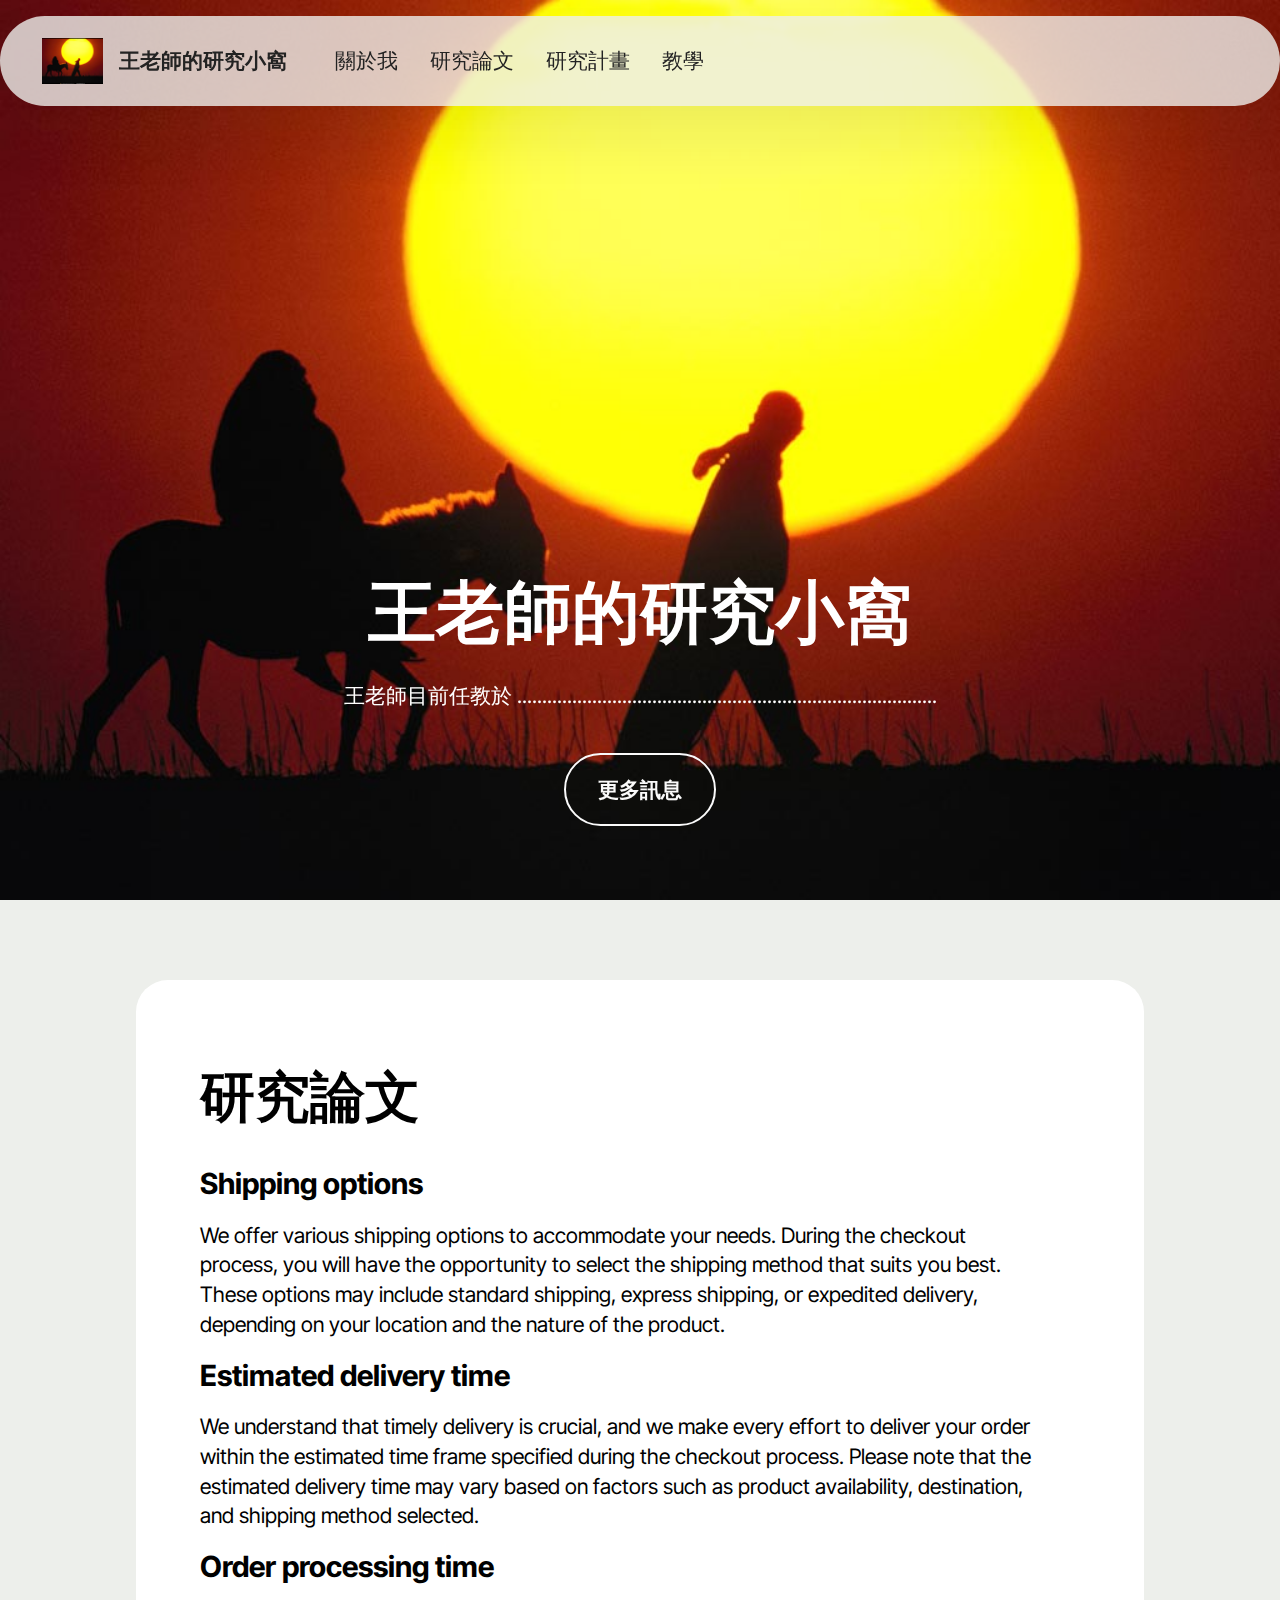
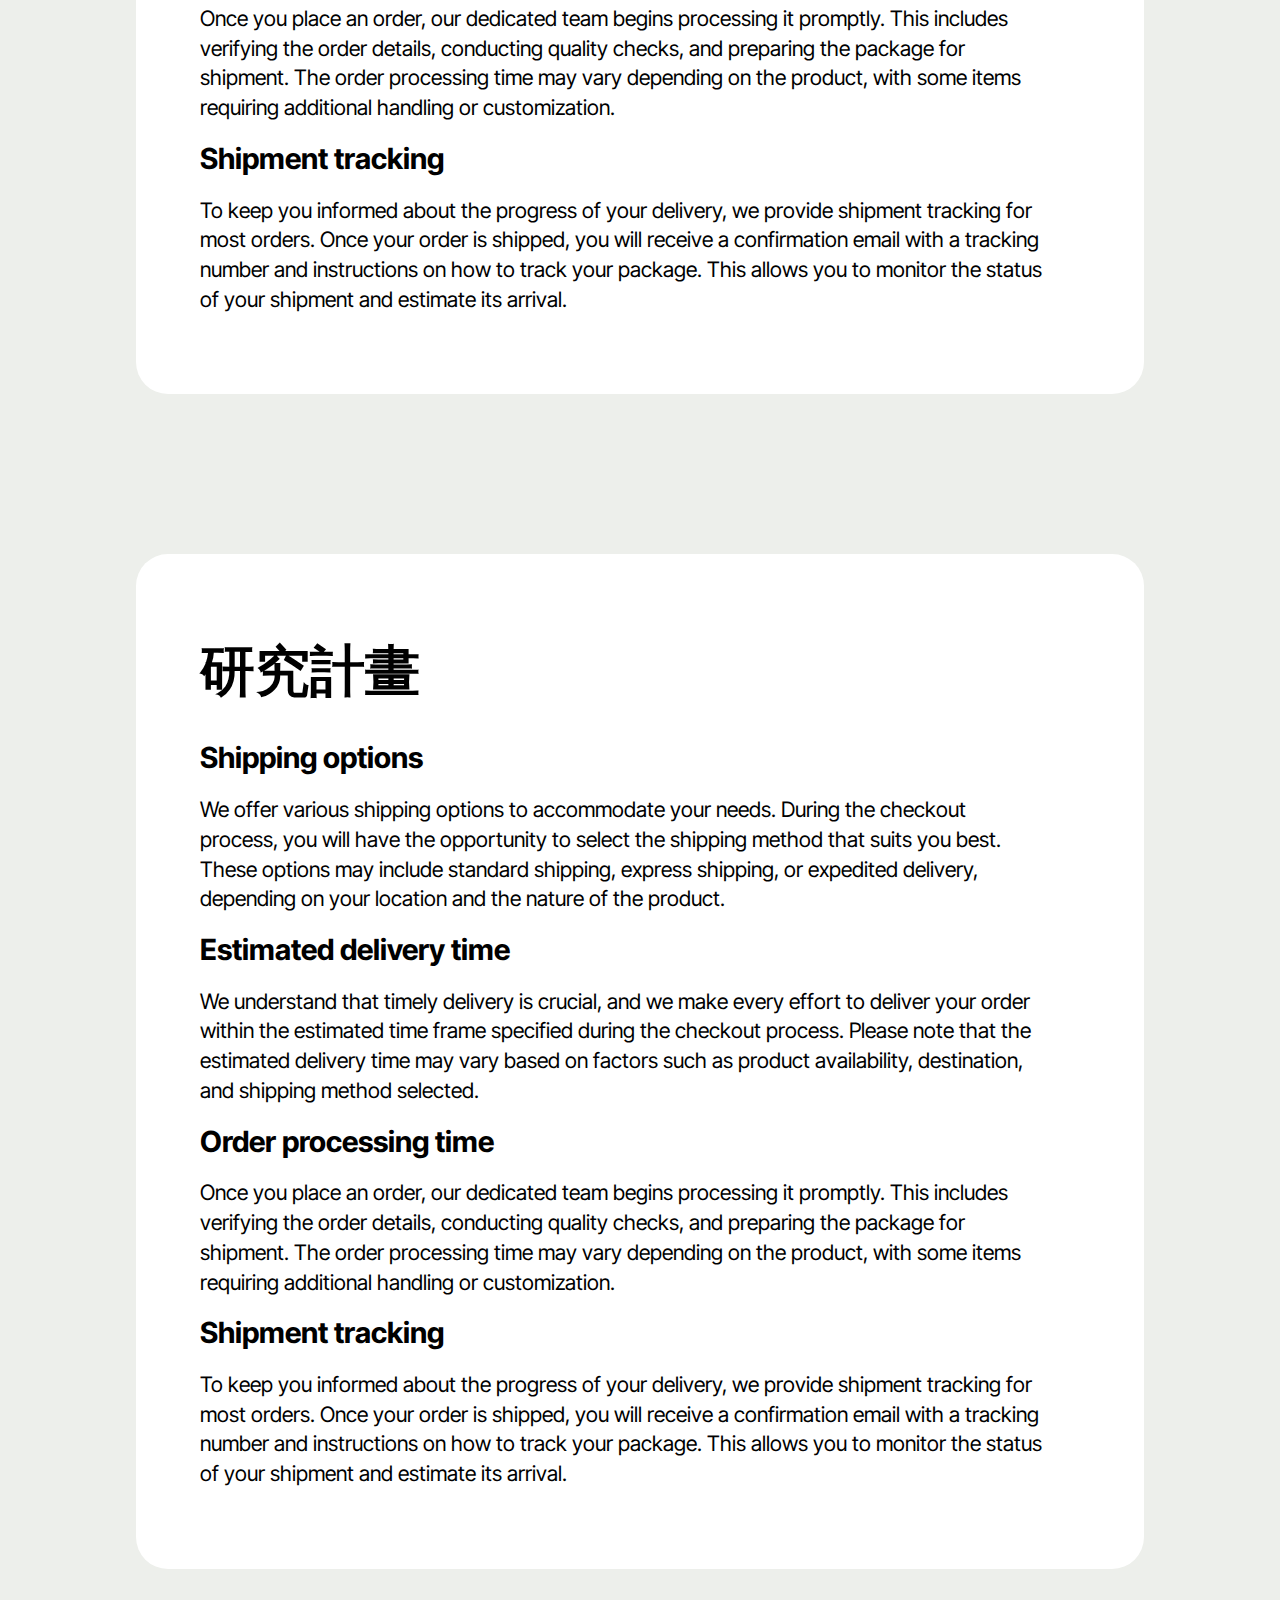
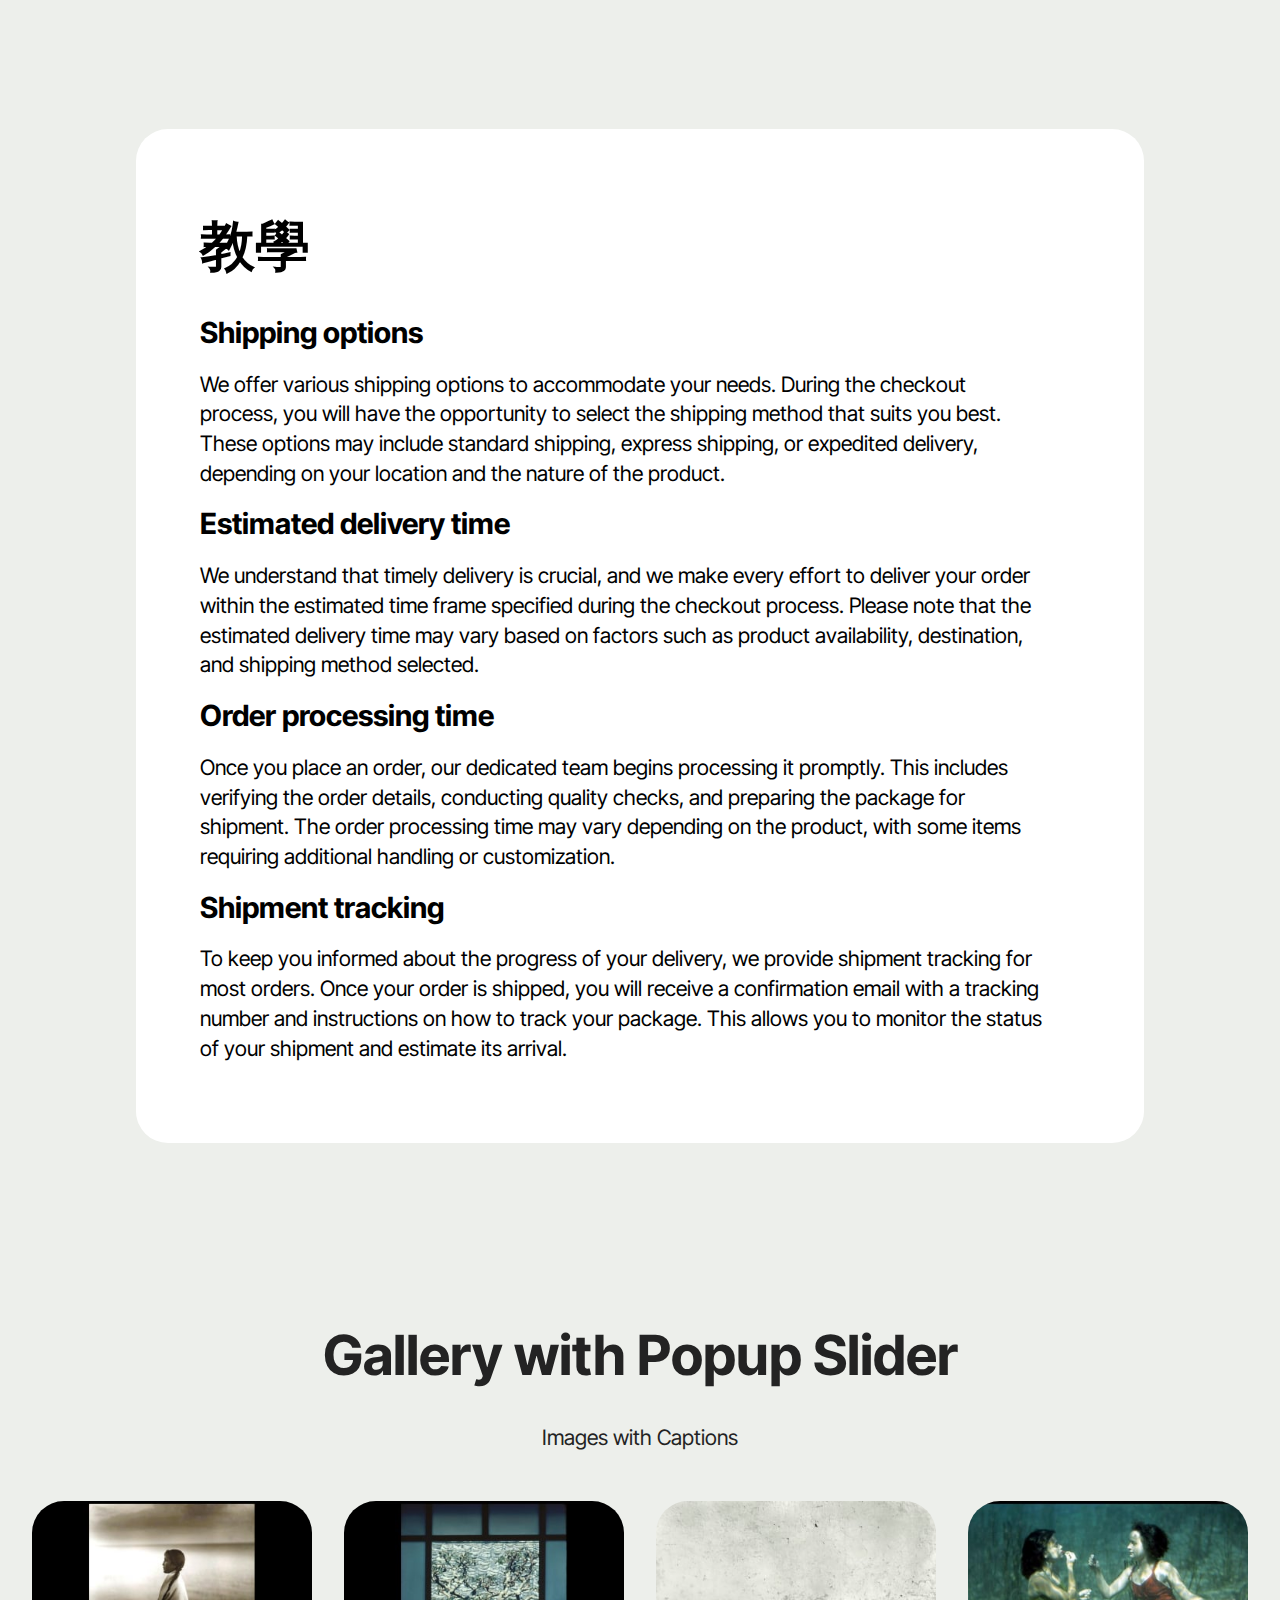
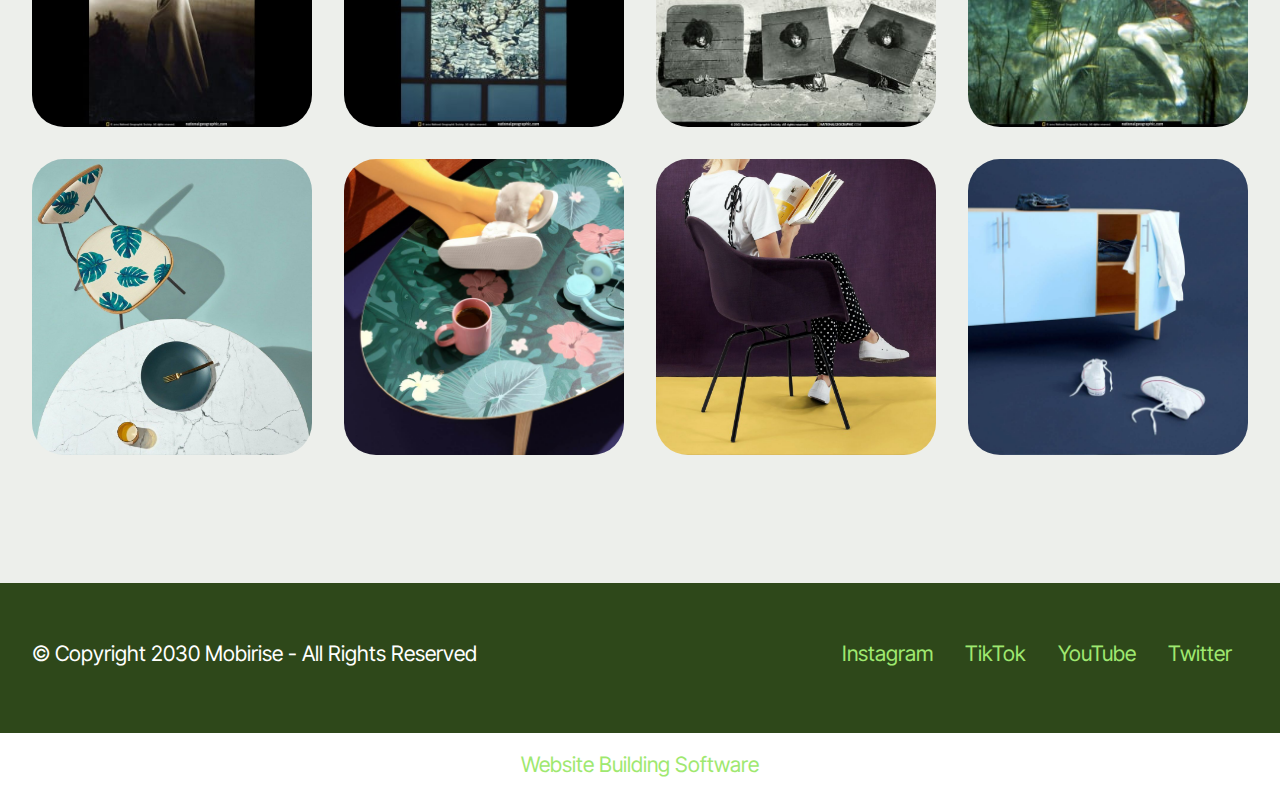
<file: index.html>
<!DOCTYPE html>
<html  >
<head>
  <!-- Site made with Mobirise Website Builder v6.1.9, https://mobirise.com -->
  <meta charset="UTF-8">
  <meta http-equiv="X-UA-Compatible" content="IE=edge">
  <meta name="generator" content="Mobirise v6.1.9, mobirise.com">
  <meta name="viewport" content="width=device-width, initial-scale=1, minimum-scale=1">
  <link rel="shortcut icon" href="assets/images/01015-119.jpg" type="image/x-icon">
  <meta name="description" content="">
  
  
  <title>Home</title>
  <link rel="stylesheet" href="assets/web/assets/mobirise-icons2/mobirise2.css">
  <link rel="stylesheet" href="assets/bootstrap/css/bootstrap.min.css">
  <link rel="stylesheet" href="assets/parallax/jarallax.css">
  <link rel="stylesheet" href="assets/dropdown/css/style.css">
  <link rel="stylesheet" href="assets/theme/css/style.css">
  <link rel="preload" href="https://fonts.googleapis.com/css?family=Inter+Tight:100,200,300,400,500,600,700,800,900,100i,200i,300i,400i,500i,600i,700i,800i,900i&display=swap" as="style" onload="this.onload=null;this.rel='stylesheet'">
  <noscript><link rel="stylesheet" href="https://fonts.googleapis.com/css?family=Inter+Tight:100,200,300,400,500,600,700,800,900,100i,200i,300i,400i,500i,600i,700i,800i,900i&display=swap"></noscript>
  <link rel="preload" as="style" href="assets/mobirise/css/mbr-additional.css?v=RnAuRm"><link rel="stylesheet" href="assets/mobirise/css/mbr-additional.css?v=RnAuRm" type="text/css">

  
  
  
</head>
<body>
  
  <section data-bs-version="5.1" class="menu menu1 cid-v0YLbcUvxK" once="menu" id="menu01-0">
	

	<nav class="navbar navbar-dropdown navbar-fixed-top navbar-expand-lg">
		<div class="container">
			<div class="navbar-brand">
				<span class="navbar-logo">
					<a href="index.html#top">
						<img src="assets/images/01015-119.jpg" alt="Mobirise Website Builder" style="height: 2.9rem;">
					</a>
				</span>
				<span class="navbar-caption-wrap"><a class="navbar-caption text-black text-primary display-4" href="index.html#header17-1">王老師的研究小窩</a></span>
			</div>
			<button class="navbar-toggler" type="button" data-toggle="collapse" data-bs-toggle="collapse" data-target="#navbarSupportedContent" data-bs-target="#navbarSupportedContent" aria-controls="navbarNavAltMarkup" aria-expanded="false" aria-label="Toggle navigation">
				<div class="hamburger">
					<span></span>
					<span></span>
					<span></span>
					<span></span>
				</div>
			</button>
			<div class="collapse navbar-collapse" id="navbarSupportedContent">
				<ul class="navbar-nav nav-dropdown nav-right" data-app-modern-menu="true"><li class="nav-item">
						<a class="nav-link link text-black text-primary display-4" href="index.html#header17-1">關於我</a>
					</li>
					<li class="nav-item">
						<a class="nav-link link text-black text-primary display-4" href="index.html#article07-2" aria-expanded="false">研究論文</a>
					</li>
					<li class="nav-item">
						<a class="nav-link link text-black text-primary display-4" href="index.html#article07-3">研究計畫</a>
					</li><li class="nav-item"><a class="nav-link link text-black text-primary display-4" href="index.html#article07-4">教學</a></li></ul>
				
				
			</div>
		</div>
	</nav>
</section>

<section data-bs-version="5.1" class="header16 cid-v0YLfqfL2n mbr-fullscreen mbr-parallax-background" id="header17-1">
  
  
  <div class="container">
    <div class="row">
      <div class="content-wrap col-12 col-md-12">
        <h1 class="mbr-section-title mbr-fonts-style mbr-white mb-4 display-1">
          <strong><br>王老師的研究小窩</strong></h1>
        
        <p class="mbr-fonts-style mbr-text mbr-white mb-4 display-7">王老師目前任教於 ....................................................................................</p>
        <div class="mbr-section-btn"><a class="btn btn-white-outline display-7" href="index.html#article07-2">更多訊息</a></div>
      </div>
    </div>
  </div>
</section>

<section data-bs-version="5.1" class="article07 cid-v0YLliEtUx" id="article07-2">
  

  
  
  <div class="container">
    <div class="row justify-content-center">
      <div class="card col-md-12 col-lg-10">
        <div class="card-wrapper">
          <h3 class="card-title mbr-fonts-style mbr-white mt-3 mb-4 display-2"><strong>研究論文</strong></h3>
          <div class="row card-box align-left">
            <div class="item features-without-image col-12">
              <div class="item-wrapper">
                <h4 class="mbr-section-subtitle mbr-fonts-style mb-3 display-5">
                  <strong>Shipping options</strong>
                </h4>
                <p class="mbr-text mbr-fonts-style display-7">
                  We offer various shipping options to accommodate your needs.
                  During the checkout process, you will have the opportunity to
                  select the shipping method that suits you best. These options
                  may include standard shipping, express shipping, or expedited
                  delivery, depending on your location and the nature of the
                  product.
                </p>
              </div>
            </div>
            <div class="item features-without-image col-12">
              <div class="item-wrapper">
                <h4 class="mbr-section-subtitle mbr-fonts-style mb-3 display-5">
                  <strong>Estimated delivery time</strong>
                </h4>
                <p class="mbr-text mbr-fonts-style display-7">
                  We understand that timely delivery is crucial, and we make
                  every effort to deliver your order within the estimated time
                  frame specified during the checkout process. Please note that
                  the estimated delivery time may vary based on factors such as
                  product availability, destination, and shipping method
                  selected.
                </p>
              </div>
            </div>
            <div class="item features-without-image col-12">
              <div class="item-wrapper">
                <h4 class="mbr-section-subtitle mbr-fonts-style mb-3 display-5">
                  <strong>Order processing time</strong>
                </h4>
                <p class="mbr-text mbr-fonts-style display-7">
                  Once you place an order, our dedicated team begins processing
                  it promptly. This includes verifying the order details,
                  conducting quality checks, and preparing the package for
                  shipment. The order processing time may vary depending on the
                  product, with some items requiring additional handling or
                  customization.
                </p>
              </div>
            </div>
            <div class="item features-without-image col-12">
              <div class="item-wrapper">
                <h4 class="mbr-section-subtitle mbr-fonts-style mb-3 display-5">
                  <strong>Shipment tracking</strong>
                </h4>
                <p class="mbr-text mbr-fonts-style display-7">
                  To keep you informed about the progress of your delivery, we
                  provide shipment tracking for most orders. Once your order is
                  shipped, you will receive a confirmation email with a tracking
                  number and instructions on how to track your package. This
                  allows you to monitor the status of your shipment and estimate
                  its arrival.
                </p>
              </div>
            </div>
          </div>
          
        </div>
      </div>
    </div>
  </div>
</section>

<section data-bs-version="5.1" class="article07 cid-v0YLlOYonu" id="article07-3">
  

  
  
  <div class="container">
    <div class="row justify-content-center">
      <div class="card col-md-12 col-lg-10">
        <div class="card-wrapper">
          <h3 class="card-title mbr-fonts-style mbr-white mt-3 mb-4 display-2">
            <strong>研究計畫</strong></h3>
          <div class="row card-box align-left">
            <div class="item features-without-image col-12">
              <div class="item-wrapper">
                <h4 class="mbr-section-subtitle mbr-fonts-style mb-3 display-5">
                  <strong>Shipping options</strong>
                </h4>
                <p class="mbr-text mbr-fonts-style display-7">
                  We offer various shipping options to accommodate your needs.
                  During the checkout process, you will have the opportunity to
                  select the shipping method that suits you best. These options
                  may include standard shipping, express shipping, or expedited
                  delivery, depending on your location and the nature of the
                  product.
                </p>
              </div>
            </div>
            <div class="item features-without-image col-12">
              <div class="item-wrapper">
                <h4 class="mbr-section-subtitle mbr-fonts-style mb-3 display-5">
                  <strong>Estimated delivery time</strong>
                </h4>
                <p class="mbr-text mbr-fonts-style display-7">
                  We understand that timely delivery is crucial, and we make
                  every effort to deliver your order within the estimated time
                  frame specified during the checkout process. Please note that
                  the estimated delivery time may vary based on factors such as
                  product availability, destination, and shipping method
                  selected.
                </p>
              </div>
            </div>
            <div class="item features-without-image col-12">
              <div class="item-wrapper">
                <h4 class="mbr-section-subtitle mbr-fonts-style mb-3 display-5">
                  <strong>Order processing time</strong>
                </h4>
                <p class="mbr-text mbr-fonts-style display-7">
                  Once you place an order, our dedicated team begins processing
                  it promptly. This includes verifying the order details,
                  conducting quality checks, and preparing the package for
                  shipment. The order processing time may vary depending on the
                  product, with some items requiring additional handling or
                  customization.
                </p>
              </div>
            </div>
            <div class="item features-without-image col-12">
              <div class="item-wrapper">
                <h4 class="mbr-section-subtitle mbr-fonts-style mb-3 display-5">
                  <strong>Shipment tracking</strong>
                </h4>
                <p class="mbr-text mbr-fonts-style display-7">
                  To keep you informed about the progress of your delivery, we
                  provide shipment tracking for most orders. Once your order is
                  shipped, you will receive a confirmation email with a tracking
                  number and instructions on how to track your package. This
                  allows you to monitor the status of your shipment and estimate
                  its arrival.
                </p>
              </div>
            </div>
          </div>
          
        </div>
      </div>
    </div>
  </div>
</section>

<section data-bs-version="5.1" class="article07 cid-v0YLmu6utw" id="article07-4">
  

  
  
  <div class="container">
    <div class="row justify-content-center">
      <div class="card col-md-12 col-lg-10">
        <div class="card-wrapper">
          <h3 class="card-title mbr-fonts-style mbr-white mt-3 mb-4 display-2">
            <strong>教學</strong></h3>
          <div class="row card-box align-left">
            <div class="item features-without-image col-12">
              <div class="item-wrapper">
                <h4 class="mbr-section-subtitle mbr-fonts-style mb-3 display-5">
                  <strong>Shipping options</strong>
                </h4>
                <p class="mbr-text mbr-fonts-style display-7">
                  We offer various shipping options to accommodate your needs.
                  During the checkout process, you will have the opportunity to
                  select the shipping method that suits you best. These options
                  may include standard shipping, express shipping, or expedited
                  delivery, depending on your location and the nature of the
                  product.
                </p>
              </div>
            </div>
            <div class="item features-without-image col-12">
              <div class="item-wrapper">
                <h4 class="mbr-section-subtitle mbr-fonts-style mb-3 display-5">
                  <strong>Estimated delivery time</strong>
                </h4>
                <p class="mbr-text mbr-fonts-style display-7">
                  We understand that timely delivery is crucial, and we make
                  every effort to deliver your order within the estimated time
                  frame specified during the checkout process. Please note that
                  the estimated delivery time may vary based on factors such as
                  product availability, destination, and shipping method
                  selected.
                </p>
              </div>
            </div>
            <div class="item features-without-image col-12">
              <div class="item-wrapper">
                <h4 class="mbr-section-subtitle mbr-fonts-style mb-3 display-5">
                  <strong>Order processing time</strong>
                </h4>
                <p class="mbr-text mbr-fonts-style display-7">
                  Once you place an order, our dedicated team begins processing
                  it promptly. This includes verifying the order details,
                  conducting quality checks, and preparing the package for
                  shipment. The order processing time may vary depending on the
                  product, with some items requiring additional handling or
                  customization.
                </p>
              </div>
            </div>
            <div class="item features-without-image col-12">
              <div class="item-wrapper">
                <h4 class="mbr-section-subtitle mbr-fonts-style mb-3 display-5">
                  <strong>Shipment tracking</strong>
                </h4>
                <p class="mbr-text mbr-fonts-style display-7">
                  To keep you informed about the progress of your delivery, we
                  provide shipment tracking for most orders. Once your order is
                  shipped, you will receive a confirmation email with a tracking
                  number and instructions on how to track your package. This
                  allows you to monitor the status of your shipment and estimate
                  its arrival.
                </p>
              </div>
            </div>
          </div>
          
        </div>
      </div>
    </div>
  </div>
</section>

<section data-bs-version="5.1" class="gallery1 mbr-gallery cid-v0YLGyDaGh" id="gallery01-6">
    
    

    <div class="container-fluid">
        <div class="row justify-content-center">
            <div class="col-12 content-head">
                <div class="mb-5">
                    <h3 class="mbr-section-title mbr-fonts-style align-center m-0 display-2"><strong>Gallery with Popup Slider</strong></h3>
                    <h4 class="mbr-section-subtitle mbr-fonts-style align-center mb-0 mt-4 display-7">Images with Captions</h4>
                </div>
            </div>
        </div>
        
        <div class="row mbr-gallery">
            <div class="col-12 col-md-6 col-lg-3 item gallery-image">
                <div class="item-wrapper mb-3" data-toggle="modal" data-bs-toggle="modal" data-target="#v0YSR1BqCn-modal" data-bs-target="#v0YSR1BqCn-modal">
                    <img class="w-100" src="assets/images/02-390x293.jpg" alt="Mobirise Website Builder" data-slide-to="0" data-bs-slide-to="0" data-target="#lb-v0YSR1BqCn" data-bs-target="#lb-v0YSR1BqCn">
                    <div class="icon-wrapper">
                        <span class="mobi-mbri mobi-mbri-search mbr-iconfont mbr-iconfont-btn"></span>
                    </div>
                </div>
                
            </div>
            <div class="col-12 col-md-6 col-lg-3 item gallery-image">
                <div class="item-wrapper mb-3" data-toggle="modal" data-bs-toggle="modal" data-target="#v0YSR1BqCn-modal" data-bs-target="#v0YSR1BqCn-modal">
                    <img class="w-100" src="assets/images/77a3-390x293.jpg" alt="Mobirise Website Builder" data-slide-to="1" data-bs-slide-to="1" data-target="#lb-v0YSR1BqCn" data-bs-target="#lb-v0YSR1BqCn">
                    <div class="icon-wrapper">
                        <span class="mobi-mbri mobi-mbri-search mbr-iconfont mbr-iconfont-btn"></span>
                    </div>
                </div>
                
            </div>
            <div class="col-12 col-md-6 col-lg-3 item gallery-image">
                <div class="item-wrapper mb-3" data-toggle="modal" data-bs-toggle="modal" data-target="#v0YSR1BqCn-modal" data-bs-target="#v0YSR1BqCn-modal">
                    <img class="w-100" src="assets/images/277-390x293.jpg" alt="Mobirise Website Builder" data-slide-to="2" data-bs-slide-to="2" data-target="#lb-v0YSR1BqCn" data-bs-target="#lb-v0YSR1BqCn">
                    <div class="icon-wrapper">
                        <span class="mobi-mbri mobi-mbri-search mbr-iconfont mbr-iconfont-btn"></span>
                    </div>
                </div>
                
            </div>
            <div class="col-12 col-md-6 col-lg-3 item gallery-image">
                <div class="item-wrapper mb-3" data-toggle="modal" data-bs-toggle="modal" data-target="#v0YSR1BqCn-modal" data-bs-target="#v0YSR1BqCn-modal">
                    <img class="w-100" src="assets/images/299-390x293.jpg" alt="Mobirise Website Builder" data-slide-to="3" data-bs-slide-to="3" data-target="#lb-v0YSR1BqCn" data-bs-target="#lb-v0YSR1BqCn">
                    <div class="icon-wrapper">
                        <span class="mobi-mbri mobi-mbri-search mbr-iconfont mbr-iconfont-btn"></span>
                    </div>
                </div>
                
            </div>
            <div class="col-12 col-md-6 col-lg-3 item gallery-image">
                <div class="item-wrapper mb-3" data-toggle="modal" data-bs-toggle="modal" data-target="#v0YSR1BqCn-modal" data-bs-target="#v0YSR1BqCn-modal">
                    <img class="w-100" src="assets/images/gallery10.jpg" alt="Mobirise Website Builder" data-slide-to="4" data-bs-slide-to="4" data-target="#lb-v0YSR1BqCn" data-bs-target="#lb-v0YSR1BqCn">
                    <div class="icon-wrapper">
                        <span class="mobi-mbri mobi-mbri-search mbr-iconfont mbr-iconfont-btn"></span>
                    </div>
                </div>
                
            </div>
            <div class="col-12 col-md-6 col-lg-3 item gallery-image">
                <div class="item-wrapper mb-3" data-toggle="modal" data-bs-toggle="modal" data-target="#v0YSR1BqCn-modal" data-bs-target="#v0YSR1BqCn-modal">
                    <img class="w-100" src="assets/images/gallery05.jpg" alt="Mobirise Website Builder" data-slide-to="5" data-bs-slide-to="5" data-target="#lb-v0YSR1BqCn" data-bs-target="#lb-v0YSR1BqCn">
                    <div class="icon-wrapper">
                        <span class="mobi-mbri mobi-mbri-search mbr-iconfont mbr-iconfont-btn"></span>
                    </div>
                </div>
                
            </div>
            <div class="col-12 col-md-6 col-lg-3 item gallery-image">
                <div class="item-wrapper mb-3" data-toggle="modal" data-bs-toggle="modal" data-target="#v0YSR1BqCn-modal" data-bs-target="#v0YSR1BqCn-modal">
                    <img class="w-100" src="assets/images/gallery06.jpg" alt="Mobirise Website Builder" data-slide-to="6" data-bs-slide-to="6" data-target="#lb-v0YSR1BqCn" data-bs-target="#lb-v0YSR1BqCn">
                    <div class="icon-wrapper">
                        <span class="mobi-mbri mobi-mbri-search mbr-iconfont mbr-iconfont-btn"></span>
                    </div>
                </div>
                
            </div>
            <div class="col-12 col-md-6 col-lg-3 item gallery-image">
                <div class="item-wrapper mb-3" data-toggle="modal" data-bs-toggle="modal" data-target="#v0YSR1BqCn-modal" data-bs-target="#v0YSR1BqCn-modal">
                    <img class="w-100" src="assets/images/gallery07.jpg" alt="Mobirise Website Builder" data-slide-to="7" data-bs-slide-to="7" data-target="#lb-v0YSR1BqCn" data-bs-target="#lb-v0YSR1BqCn">
                    <div class="icon-wrapper">
                        <span class="mobi-mbri mobi-mbri-search mbr-iconfont mbr-iconfont-btn"></span>
                    </div>
                </div>
                
            </div>
        </div>

        <div class="modal mbr-slider" tabindex="-1" role="dialog" aria-hidden="true" id="v0YSR1BqCn-modal">
            <div class="modal-dialog" role="document">
                <div class="modal-content">
                    <div class="modal-body">
                        <div class="carousel slide carousel-fade" data-pause="false" data-bs-pause="false" id="lb-v0YSR1BqCn" data-interval="5000" data-bs-interval="5000">
                            <div class="carousel-inner">
                                <div class="carousel-item active">
                                    <img class="d-block w-100" src="assets/images/02-390x293.jpg" alt="Mobirise Website Builder">
                                </div>
                                <div class="carousel-item">
                                    <img class="d-block w-100" src="assets/images/77a3-390x293.jpg" alt="Mobirise Website Builder">
                                </div>
                                <div class="carousel-item">
                                    <img class="d-block w-100" src="assets/images/277-390x293.jpg" alt="Mobirise Website Builder">
                                </div>
                                <div class="carousel-item">
                                    <img class="d-block w-100" src="assets/images/299-390x293.jpg" alt="Mobirise Website Builder">
                                </div>
                                <div class="carousel-item">
                                    <img class="d-block w-100" src="assets/images/gallery10.jpg" alt="Mobirise Website Builder">
                                </div>
                                <div class="carousel-item">
                                    <img class="d-block w-100" src="assets/images/gallery05.jpg" alt="Mobirise Website Builder">
                                </div>
                                <div class="carousel-item">
                                    <img class="d-block w-100" src="assets/images/gallery06.jpg" alt="Mobirise Website Builder">
                                </div>
                                <div class="carousel-item">
                                    <img class="d-block w-100" src="assets/images/gallery07.jpg" alt="Mobirise Website Builder">
                                </div>
                            </div>
                            <ol class="carousel-indicators">
                                <li data-slide-to="0" data-bs-slide-to="0" class="active" data-target="#lb-v0YSR1BqCn" data-bs-target="#lb-v0YSR1BqCn"></li>
                                <li data-slide-to="1" data-bs-slide-to="1" data-target="#lb-v0YSR1BqCn" data-bs-target="#lb-v0YSR1BqCn"></li>
                                <li data-slide-to="2" data-bs-slide-to="2" data-target="#lb-v0YSR1BqCn" data-bs-target="#lb-v0YSR1BqCn"></li>
                                <li data-slide-to="3" data-bs-slide-to="3" data-target="#lb-v0YSR1BqCn" data-bs-target="#lb-v0YSR1BqCn"></li>
                                <li data-slide-to="4" data-bs-slide-to="4" data-target="#lb-v0YSR1BqCn" data-bs-target="#lb-v0YSR1BqCn"></li>
                                <li data-slide-to="5" data-bs-slide-to="5" data-target="#lb-v0YSR1BqCn" data-bs-target="#lb-v0YSR1BqCn"></li>
                                <li data-slide-to="6" data-bs-slide-to="6" data-target="#lb-v0YSR1BqCn" data-bs-target="#lb-v0YSR1BqCn"></li>
                                <li data-slide-to="7" data-bs-slide-to="7" data-target="#lb-v0YSR1BqCn" data-bs-target="#lb-v0YSR1BqCn"></li>
                            </ol>
                            <a role="button" href="" class="close" data-dismiss="modal" data-bs-dismiss="modal" aria-label="Close">
                            </a>
                            <a class="carousel-control-prev carousel-control" role="button" data-slide="prev" data-bs-slide="prev" href="#lb-v0YSR1BqCn">
                                <span class="mobi-mbri mobi-mbri-arrow-prev" aria-hidden="true"></span>
                                <span class="sr-only visually-hidden">Previous</span>
                            </a>
                            <a class="carousel-control-next carousel-control" role="button" data-slide="next" data-bs-slide="next" href="#lb-v0YSR1BqCn">
                                <span class="mobi-mbri mobi-mbri-arrow-next" aria-hidden="true"></span>
                                <span class="sr-only visually-hidden">Next</span>
                            </a>
                        </div>
                    </div>
                </div>
            </div>
        </div>
    </div>
</section>

<section data-bs-version="5.1" class="footer2 cid-v0YLJl1er6" once="footers" id="footer02-7">
    

    
    

    <div class="container">
        <div class="row">
            <div class="col-12 col-lg-6 center mt-2 mb-3">
                <p class="mbr-fonts-style copyright mb-0 display-7">
                    © Copyright 2030 Mobirise - All Rights Reserved
                </p>
            </div>
            <div class="col-12 col-lg-6 center">
                <div class="row-links mt-2 mb-3">
                    <ul class="row-links-soc">
                        
                        
                        
                        
                    <li class="row-links-soc-item mbr-fonts-style display-7">
                            <a href="#" class="text-primary">Instagram</a>
                        </li><li class="row-links-soc-item mbr-fonts-style display-7">
                            <a href="#" class="text-primary">TikTok</a>
                        </li><li class="row-links-soc-item mbr-fonts-style display-7">
                            <a href="#" class="text-primary">YouTube</a>
                        </li><li class="row-links-soc-item mbr-fonts-style display-7">
                            <a href="#" class="text-primary">Twitter</a>
                        </li></ul>
                </div>
            </div>
        </div>
    </div>
</section><section class="display-7" style="padding: 0;align-items: center;justify-content: center;flex-wrap: wrap;    align-content: center;display: flex;position: relative;height: 4rem;"><a href="https://mobiri.se/2207407" style="flex: 1 1;height: 4rem;position: absolute;width: 100%;z-index: 1;"><img alt="" style="height: 4rem;" src="[data-uri]"></a><p style="margin: 0;text-align: center;" class="display-7">&#8204;</p><a style="z-index:1" href="https://mobirise.com"> Website Building Software</a></section><script src="assets/bootstrap/js/bootstrap.bundle.min.js"></script>  <script src="assets/parallax/jarallax.js"></script>  <script src="assets/smoothscroll/smooth-scroll.js"></script>  <script src="assets/ytplayer/index.js"></script>  <script src="assets/dropdown/js/navbar-dropdown.js"></script>  <script src="assets/theme/js/script.js"></script>  
  
  
</body>
</html>
</file>
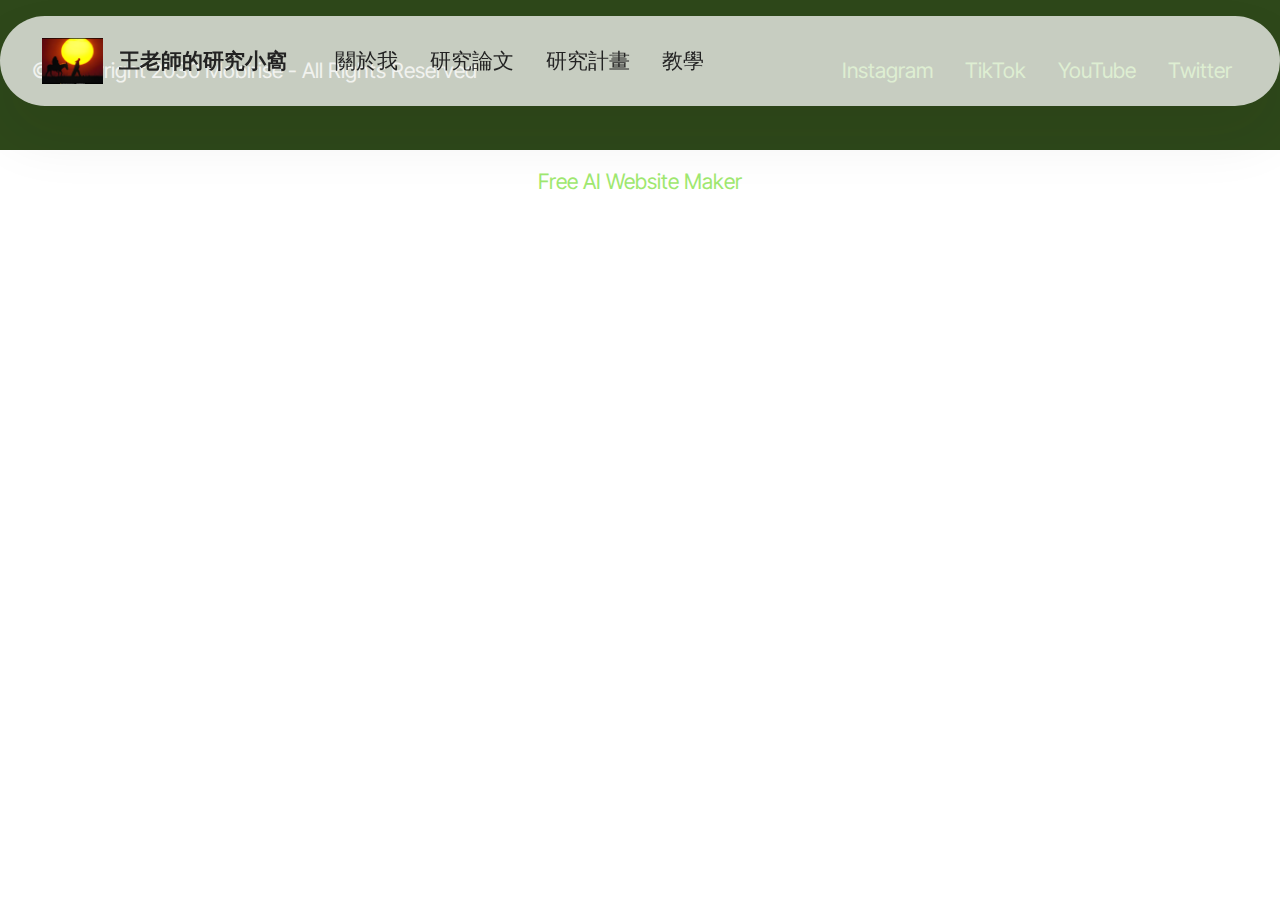
<file: project.html>
<!DOCTYPE html>
<html  >
<head>
  <!-- Site made with Mobirise Website Builder v6.1.9, https://mobirise.com -->
  <meta charset="UTF-8">
  <meta http-equiv="X-UA-Compatible" content="IE=edge">
  <meta name="generator" content="Mobirise v6.1.9, mobirise.com">
  <meta name="viewport" content="width=device-width, initial-scale=1, minimum-scale=1">
  <link rel="shortcut icon" href="assets/images/01015-119.jpg" type="image/x-icon">
  <meta name="description" content="">
  
  
  <title>project</title>
  <link rel="stylesheet" href="assets/web/assets/mobirise-icons2/mobirise2.css">
  <link rel="stylesheet" href="assets/bootstrap/css/bootstrap.min.css">
  <link rel="stylesheet" href="assets/dropdown/css/style.css">
  <link rel="stylesheet" href="assets/theme/css/style.css">
  <link rel="preload" href="https://fonts.googleapis.com/css?family=Inter+Tight:100,200,300,400,500,600,700,800,900,100i,200i,300i,400i,500i,600i,700i,800i,900i&display=swap" as="style" onload="this.onload=null;this.rel='stylesheet'">
  <noscript><link rel="stylesheet" href="https://fonts.googleapis.com/css?family=Inter+Tight:100,200,300,400,500,600,700,800,900,100i,200i,300i,400i,500i,600i,700i,800i,900i&display=swap"></noscript>
  <link rel="preload" as="style" href="assets/mobirise/css/mbr-additional.css?v=GsCpii"><link rel="stylesheet" href="assets/mobirise/css/mbr-additional.css?v=GsCpii" type="text/css">

  
  
  
</head>
<body>
  
  <section data-bs-version="5.1" class="menu menu1 cid-v0YLbcUvxK" once="menu" id="menu01-a">
	

	<nav class="navbar navbar-dropdown navbar-fixed-top navbar-expand-lg">
		<div class="container">
			<div class="navbar-brand">
				<span class="navbar-logo">
					<a href="index.html#top">
						<img src="assets/images/01015-119.jpg" alt="Mobirise Website Builder" style="height: 2.9rem;">
					</a>
				</span>
				<span class="navbar-caption-wrap"><a class="navbar-caption text-black text-primary display-4" href="index.html#header17-1">王老師的研究小窩</a></span>
			</div>
			<button class="navbar-toggler" type="button" data-toggle="collapse" data-bs-toggle="collapse" data-target="#navbarSupportedContent" data-bs-target="#navbarSupportedContent" aria-controls="navbarNavAltMarkup" aria-expanded="false" aria-label="Toggle navigation">
				<div class="hamburger">
					<span></span>
					<span></span>
					<span></span>
					<span></span>
				</div>
			</button>
			<div class="collapse navbar-collapse" id="navbarSupportedContent">
				<ul class="navbar-nav nav-dropdown nav-right" data-app-modern-menu="true"><li class="nav-item">
						<a class="nav-link link text-black text-primary display-4" href="index.html#header17-1">關於我</a>
					</li>
					<li class="nav-item">
						<a class="nav-link link text-black text-primary display-4" href="index.html#article07-2" aria-expanded="false">研究論文</a>
					</li>
					<li class="nav-item">
						<a class="nav-link link text-black text-primary display-4" href="index.html#article07-3">研究計畫</a>
					</li><li class="nav-item"><a class="nav-link link text-black text-primary display-4" href="index.html#article07-4">教學</a></li></ul>
				
				
			</div>
		</div>
	</nav>
</section>

<section data-bs-version="5.1" class="footer2 cid-v0YLJl1er6" once="footers" id="footer02-b">
    

    
    

    <div class="container">
        <div class="row">
            <div class="col-12 col-lg-6 center mt-2 mb-3">
                <p class="mbr-fonts-style copyright mb-0 display-7">
                    © Copyright 2030 Mobirise - All Rights Reserved
                </p>
            </div>
            <div class="col-12 col-lg-6 center">
                <div class="row-links mt-2 mb-3">
                    <ul class="row-links-soc">
                        
                        
                        
                        
                    <li class="row-links-soc-item mbr-fonts-style display-7">
                            <a href="#" class="text-primary">Instagram</a>
                        </li><li class="row-links-soc-item mbr-fonts-style display-7">
                            <a href="#" class="text-primary">TikTok</a>
                        </li><li class="row-links-soc-item mbr-fonts-style display-7">
                            <a href="#" class="text-primary">YouTube</a>
                        </li><li class="row-links-soc-item mbr-fonts-style display-7">
                            <a href="#" class="text-primary">Twitter</a>
                        </li></ul>
                </div>
            </div>
        </div>
    </div>
</section><section class="display-7" style="padding: 0;align-items: center;justify-content: center;flex-wrap: wrap;    align-content: center;display: flex;position: relative;height: 4rem;"><a href="https://mobiri.se/2207407" style="flex: 1 1;height: 4rem;position: absolute;width: 100%;z-index: 1;"><img alt="" style="height: 4rem;" src="[data-uri]"></a><p style="margin: 0;text-align: center;" class="display-7">&#8204;</p><a style="z-index:1" href="https://mobirise.com/builder/ai-website-maker.html">Free AI Website Maker</a></section><script src="assets/bootstrap/js/bootstrap.bundle.min.js"></script>  <script src="assets/smoothscroll/smooth-scroll.js"></script>  <script src="assets/ytplayer/index.js"></script>  <script src="assets/dropdown/js/navbar-dropdown.js"></script>  <script src="assets/theme/js/script.js"></script>  
  
  
</body>
</html>
</file>
<file: assets/web/assets/mobirise-icons2/mobirise2.css>
@font-face {
  font-family: 'Moririse2';
  font-display: swap;
  src:  url('mobirise2.eot?f2bix4');
  src:  url('mobirise2.eot?f2bix4#iefix') format('embedded-opentype'),
    url('mobirise2.woff2?f2bix4') format('woff2'),
    url('mobirise2.woff?f2bix4') format('woff'),
    url('mobirise2.ttf?f2bix4') format('truetype'),
    url('mobirise2.svg?f2bix4#mobirise2') format('svg');
  font-weight: normal;
  font-style: normal;
}

[class^="mobi-"], [class*=" mobi-"] {
  /* use !important to prevent issues with browser extensions that change fonts */
  font-family: 'Moririse2' !important;
  speak: none;
  font-style: normal;
  font-weight: normal;
  font-variant: normal;
  text-transform: none;
  line-height: 1;

  /* Better Font Rendering =========== */
  -webkit-font-smoothing: antialiased;
  -moz-osx-font-smoothing: grayscale;
}

.mobi-mbri-add-submenu:before {
  content: "\e900";
}
.mobi-mbri-alert:before {
  content: "\e901";
}
.mobi-mbri-align-center:before {
  content: "\e902";
}
.mobi-mbri-align-justify:before {
  content: "\e903";
}
.mobi-mbri-align-left:before {
  content: "\e904";
}
.mobi-mbri-align-right:before {
  content: "\e905";
}
.mobi-mbri-android:before {
  content: "\e906";
}
.mobi-mbri-apple:before {
  content: "\e907";
}
.mobi-mbri-arrow-down:before {
  content: "\e908";
}
.mobi-mbri-arrow-next:before {
  content: "\e909";
}
.mobi-mbri-arrow-prev:before {
  content: "\e90a";
}
.mobi-mbri-arrow-up:before {
  content: "\e90b";
}
.mobi-mbri-bold:before {
  content: "\e90c";
}
.mobi-mbri-bookmark:before {
  content: "\e90d";
}
.mobi-mbri-bootstrap:before {
  content: "\e90e";
}
.mobi-mbri-briefcase:before {
  content: "\e90f";
}
.mobi-mbri-browse:before {
  content: "\e910";
}
.mobi-mbri-bulleted-list:before {
  content: "\e911";
}
.mobi-mbri-calendar:before {
  content: "\e912";
}
.mobi-mbri-camera:before {
  content: "\e913";
}
.mobi-mbri-cart-add:before {
  content: "\e914";
}
.mobi-mbri-cart-full:before {
  content: "\e915";
}
.mobi-mbri-cash:before {
  content: "\e916";
}
.mobi-mbri-change-style:before {
  content: "\e917";
}
.mobi-mbri-chat:before {
  content: "\e918";
}
.mobi-mbri-clock:before {
  content: "\e919";
}
.mobi-mbri-close:before {
  content: "\e91a";
}
.mobi-mbri-cloud:before {
  content: "\e91b";
}
.mobi-mbri-code:before {
  content: "\e91c";
}
.mobi-mbri-contact-form:before {
  content: "\e91d";
}
.mobi-mbri-credit-card:before {
  content: "\e91e";
}
.mobi-mbri-cursor-click:before {
  content: "\e91f";
}
.mobi-mbri-cust-feedback:before {
  content: "\e920";
}
.mobi-mbri-database:before {
  content: "\e921";
}
.mobi-mbri-delivery:before {
  content: "\e922";
}
.mobi-mbri-desktop:before {
  content: "\e923";
}
.mobi-mbri-devices:before {
  content: "\e924";
}
.mobi-mbri-down:before {
  content: "\e925";
}
.mobi-mbri-download-2:before {
  content: "\e926";
}
.mobi-mbri-download:before {
  content: "\e927";
}
.mobi-mbri-drag-n-drop-2:before {
  content: "\e928";
}
.mobi-mbri-drag-n-drop:before {
  content: "\e929";
}
.mobi-mbri-edit-2:before {
  content: "\e92a";
}
.mobi-mbri-edit:before {
  content: "\e92b";
}
.mobi-mbri-error:before {
  content: "\e92c";
}
.mobi-mbri-extension:before {
  content: "\e92d";
}
.mobi-mbri-features:before {
  content: "\e92e";
}
.mobi-mbri-file:before {
  content: "\e92f";
}
.mobi-mbri-flag:before {
  content: "\e930";
}
.mobi-mbri-folder:before {
  content: "\e931";
}
.mobi-mbri-gift:before {
  content: "\e932";
}
.mobi-mbri-github:before {
  content: "\e933";
}
.mobi-mbri-globe-2:before {
  content: "\e934";
}
.mobi-mbri-globe:before {
  content: "\e935";
}
.mobi-mbri-growing-chart:before {
  content: "\e936";
}
.mobi-mbri-hearth:before {
  content: "\e937";
}
.mobi-mbri-help:before {
  content: "\e938";
}
.mobi-mbri-home:before {
  content: "\e939";
}
.mobi-mbri-hot-cup:before {
  content: "\e93a";
}
.mobi-mbri-idea:before {
  content: "\e93b";
}
.mobi-mbri-image-gallery:before {
  content: "\e93c";
}
.mobi-mbri-image-slider:before {
  content: "\e93d";
}
.mobi-mbri-info:before {
  content: "\e93e";
}
.mobi-mbri-italic:before {
  content: "\e93f";
}
.mobi-mbri-key:before {
  content: "\e940";
}
.mobi-mbri-laptop:before {
  content: "\e941";
}
.mobi-mbri-layers:before {
  content: "\e942";
}
.mobi-mbri-left-right:before {
  content: "\e943";
}
.mobi-mbri-left:before {
  content: "\e944";
}
.mobi-mbri-letter:before {
  content: "\e945";
}
.mobi-mbri-like:before {
  content: "\e946";
}
.mobi-mbri-link:before {
  content: "\e947";
}
.mobi-mbri-lock:before {
  content: "\e948";
}
.mobi-mbri-login:before {
  content: "\e949";
}
.mobi-mbri-logout:before {
  content: "\e94a";
}
.mobi-mbri-magic-stick:before {
  content: "\e94b";
}
.mobi-mbri-map-pin:before {
  content: "\e94c";
}
.mobi-mbri-menu:before {
  content: "\e94d";
}
.mobi-mbri-mobile-2:before {
  content: "\e94e";
}
.mobi-mbri-mobile-horizontal:before {
  content: "\e94f";
}
.mobi-mbri-mobile:before {
  content: "\e950";
}
.mobi-mbri-mobirise:before {
  content: "\e951";
}
.mobi-mbri-more-horizontal:before {
  content: "\e952";
}
.mobi-mbri-more-vertical:before {
  content: "\e953";
}
.mobi-mbri-music:before {
  content: "\e954";
}
.mobi-mbri-new-file:before {
  content: "\e955";
}
.mobi-mbri-numbered-list:before {
  content: "\e956";
}
.mobi-mbri-opened-folder:before {
  content: "\e957";
}
.mobi-mbri-pages:before {
  content: "\e958";
}
.mobi-mbri-paper-plane:before {
  content: "\e959";
}
.mobi-mbri-paperclip:before {
  content: "\e95a";
}
.mobi-mbri-phone:before {
  content: "\e95b";
}
.mobi-mbri-photo:before {
  content: "\e95c";
}
.mobi-mbri-photos:before {
  content: "\e95d";
}
.mobi-mbri-pin:before {
  content: "\e95e";
}
.mobi-mbri-play:before {
  content: "\e95f";
}
.mobi-mbri-plus:before {
  content: "\e960";
}
.mobi-mbri-preview:before {
  content: "\e961";
}
.mobi-mbri-print:before {
  content: "\e962";
}
.mobi-mbri-protect:before {
  content: "\e963";
}
.mobi-mbri-question:before {
  content: "\e964";
}
.mobi-mbri-quote-left:before {
  content: "\e965";
}
.mobi-mbri-quote-right:before {
  content: "\e966";
}
.mobi-mbri-redo:before {
  content: "\e967";
}
.mobi-mbri-refresh:before {
  content: "\e968";
}
.mobi-mbri-responsive-2:before {
  content: "\e969";
}
.mobi-mbri-responsive:before {
  content: "\e96a";
}
.mobi-mbri-right:before {
  content: "\e96b";
}
.mobi-mbri-rocket:before {
  content: "\e96c";
}
.mobi-mbri-sad-face:before {
  content: "\e96d";
}
.mobi-mbri-sale:before {
  content: "\e96e";
}
.mobi-mbri-save:before {
  content: "\e96f";
}
.mobi-mbri-search:before {
  content: "\e970";
}
.mobi-mbri-setting-2:before {
  content: "\e971";
}
.mobi-mbri-setting-3:before {
  content: "\e972";
}
.mobi-mbri-setting:before {
  content: "\e973";
}
.mobi-mbri-share:before {
  content: "\e974";
}
.mobi-mbri-shopping-bag:before {
  content: "\e975";
}
.mobi-mbri-shopping-basket:before {
  content: "\e976";
}
.mobi-mbri-shopping-cart:before {
  content: "\e977";
}
.mobi-mbri-sites:before {
  content: "\e978";
}
.mobi-mbri-smile-face:before {
  content: "\e979";
}
.mobi-mbri-speed:before {
  content: "\e97a";
}
.mobi-mbri-star:before {
  content: "\e97b";
}
.mobi-mbri-success:before {
  content: "\e97c";
}
.mobi-mbri-sun:before {
  content: "\e97d";
}
.mobi-mbri-sun2:before {
  content: "\e97e";
}
.mobi-mbri-tablet-vertical:before {
  content: "\e97f";
}
.mobi-mbri-tablet:before {
  content: "\e980";
}
.mobi-mbri-target:before {
  content: "\e981";
}
.mobi-mbri-timer:before {
  content: "\e982";
}
.mobi-mbri-to-ftp:before {
  content: "\e983";
}
.mobi-mbri-to-local-drive:before {
  content: "\e984";
}
.mobi-mbri-touch-swipe:before {
  content: "\e985";
}
.mobi-mbri-touch:before {
  content: "\e986";
}
.mobi-mbri-trash:before {
  content: "\e987";
}
.mobi-mbri-underline:before {
  content: "\e988";
}
.mobi-mbri-undo:before {
  content: "\e989";
}
.mobi-mbri-unlink:before {
  content: "\e98a";
}
.mobi-mbri-unlock:before {
  content: "\e98b";
}
.mobi-mbri-up-down:before {
  content: "\e98c";
}
.mobi-mbri-up:before {
  content: "\e98d";
}
.mobi-mbri-update:before {
  content: "\e98e";
}
.mobi-mbri-upload-2:before {
  content: "\e98f";
}
.mobi-mbri-upload:before {
  content: "\e990";
}
.mobi-mbri-user-2:before {
  content: "\e991";
}
.mobi-mbri-user:before {
  content: "\e992";
}
.mobi-mbri-users:before {
  content: "\e993";
}
.mobi-mbri-video-play:before {
  content: "\e994";
}
.mobi-mbri-video:before {
  content: "\e995";
}
.mobi-mbri-watch:before {
  content: "\e996";
}
.mobi-mbri-website-theme-2:before {
  content: "\e997";
}
.mobi-mbri-website-theme:before {
  content: "\e998";
}
.mobi-mbri-wifi:before {
  content: "\e999";
}
.mobi-mbri-windows:before {
  content: "\e99a";
}
.mobi-mbri-zoom-in:before {
  content: "\e99b";
}
.mobi-mbri-zoom-out:before {
  content: "\e99c";
}
</file>
<file: assets/parallax/jarallax.css>
.jarallax {
    position: relative;
    z-index: 0;
}
.jarallax > .jarallax-img {
    position: absolute;
    object-fit: cover;
    /* support for plugin https://github.com/bfred-it/object-fit-images */
    font-family: 'object-fit: cover;';
    top: 0;
    left: 0;
    width: 100%;
    height: 100%;
    z-index: -1;
}
</file>
<file: assets/dropdown/css/style.css>
.navbar-dropdown {
  left: 0;
  padding: 0;
  position: absolute;
  right: 0;
  top: 0;
  transition: all 0.45s ease;
  z-index: 1030;
  background: #282828; }
  .navbar-dropdown .navbar-logo {
    margin-right: 0.8rem;
    transition: margin 0.3s ease-in-out;
    vertical-align: middle; }
    .navbar-dropdown .navbar-logo img {
      height: 3.125rem;
      transition: all 0.3s ease-in-out; }
    .navbar-dropdown .navbar-logo.mbr-iconfont {
      font-size: 3.125rem;
      line-height: 3.125rem; }
  .navbar-dropdown .navbar-caption {
    font-weight: 700;
    white-space: normal;
    vertical-align: -4px;
    line-height: 3.125rem !important; }
    .navbar-dropdown .navbar-caption, .navbar-dropdown .navbar-caption:hover {
      color: inherit;
      text-decoration: none; }
  .navbar-dropdown .mbr-iconfont + .navbar-caption {
    vertical-align: -1px; }
  .navbar-dropdown.navbar-fixed-top {
    position: fixed; }
  .navbar-dropdown .navbar-brand span {
    vertical-align: -4px; }
  .navbar-dropdown.bg-color.transparent {
    background: none; }
  .navbar-dropdown.navbar-short .navbar-brand {
    padding: 0.625rem 0; }
    .navbar-dropdown.navbar-short .navbar-brand span {
      vertical-align: -1px; }
  .navbar-dropdown.navbar-short .navbar-caption {
    line-height: 2.375rem !important;
    vertical-align: -2px; }
  .navbar-dropdown.navbar-short .navbar-logo {
    margin-right: 0.5rem; }
    .navbar-dropdown.navbar-short .navbar-logo img {
      height: 2.375rem; }
    .navbar-dropdown.navbar-short .navbar-logo.mbr-iconfont {
      font-size: 2.375rem;
      line-height: 2.375rem; }
  .navbar-dropdown.navbar-short .mbr-table-cell {
    height: 3.625rem; }
  .navbar-dropdown .navbar-close {
    left: 0.6875rem;
    position: fixed;
    top: 0.75rem;
    z-index: 1000; }
  .navbar-dropdown .hamburger-icon {
    content: "";
    display: inline-block;
    vertical-align: middle;
    width: 16px;
    -webkit-box-shadow: 0 -6px 0 1px #282828,0 0 0 1px #282828,0 6px 0 1px #282828;
    -moz-box-shadow: 0 -6px 0 1px #282828,0 0 0 1px #282828,0 6px 0 1px #282828;
    box-shadow: 0 -6px 0 1px #282828,0 0 0 1px #282828,0 6px 0 1px #282828; }

.dropdown-menu .dropdown-toggle[data-toggle="dropdown-submenu"]::after {
  border-bottom: 0.35em solid transparent;
  border-left: 0.35em solid;
  border-right: 0;
  border-top: 0.35em solid transparent;
  margin-left: 0.3rem; }

.dropdown-menu .dropdown-item:focus {
  outline: 0; }

.nav-dropdown {
  font-size: 0.75rem;
  font-weight: 500;
  height: auto !important; }
  .nav-dropdown .nav-btn {
    padding-left: 1rem; }
  .nav-dropdown .link {
    margin: .667em 1.667em;
    font-weight: 500;
    padding: 0;
    transition: color .2s ease-in-out; }
    .nav-dropdown .link.dropdown-toggle {
      margin-right: 2.583em; }
      .nav-dropdown .link.dropdown-toggle::after {
        margin-left: .25rem;
        border-top: 0.35em solid;
        border-right: 0.35em solid transparent;
        border-left: 0.35em solid transparent;
        border-bottom: 0; }
      .nav-dropdown .link.dropdown-toggle[aria-expanded="true"] {
        margin: 0;
        padding: 0.667em 3.263em  0.667em 1.667em; }
  .nav-dropdown .link::after,
  .nav-dropdown .dropdown-item::after {
    color: inherit; }
  .nav-dropdown .btn {
    font-size: 0.75rem;
    font-weight: 700;
    letter-spacing: 0;
    margin-bottom: 0;
    padding-left: 1.25rem;
    padding-right: 1.25rem; }
  .nav-dropdown .dropdown-menu {
    border-radius: 0;
    border: 0;
    left: 0;
    margin: 0;
    padding-bottom: 1.25rem;
    padding-top: 1.25rem;
    position: relative; }
  .nav-dropdown .dropdown-submenu {
    margin-left: 0.125rem;
    top: 0; }
  .nav-dropdown .dropdown-item {
    font-weight: 500;
    line-height: 2;
    padding: 0.3846em 4.615em 0.3846em 1.5385em;
    position: relative;
    transition: color .2s ease-in-out, background-color .2s ease-in-out; }
    .nav-dropdown .dropdown-item::after {
      margin-top: -0.3077em;
      position: absolute;
      right: 1.1538em;
      top: 50%; }
    .nav-dropdown .dropdown-item:focus, .nav-dropdown .dropdown-item:hover {
      background: none; }

@media (max-width: 767px) {
  .nav-dropdown.navbar-toggleable-sm {
    bottom: 0;
    display: none;
    left: 0;
    overflow-x: hidden;
    position: fixed;
    top: 0;
    transform: translateX(-100%);
    -ms-transform: translateX(-100%);
    -webkit-transform: translateX(-100%);
    width: 18.75rem;
    z-index: 999; } }
.nav-dropdown.navbar-toggleable-xl {
  bottom: 0;
  display: none;
  left: 0;
  overflow-x: hidden;
  position: fixed;
  top: 0;
  transform: translateX(-100%);
  -ms-transform: translateX(-100%);
  -webkit-transform: translateX(-100%);
  width: 18.75rem;
  z-index: 999; }

.nav-dropdown-sm {
  display: block !important;
  overflow-x: hidden;
  overflow: auto;
  padding-top: 3.875rem; }
  .nav-dropdown-sm::after {
    content: "";
    display: block;
    height: 3rem;
    width: 100%; }
  .nav-dropdown-sm.collapse.in ~ .navbar-close {
    display: block !important; }
  .nav-dropdown-sm.collapsing, .nav-dropdown-sm.collapse.in {
    transform: translateX(0);
    -ms-transform: translateX(0);
    -webkit-transform: translateX(0);
    transition: all 0.25s ease-out;
    -webkit-transition: all 0.25s ease-out;
    background: #282828; }
  .nav-dropdown-sm.collapsing[aria-expanded="false"] {
    transform: translateX(-100%);
    -ms-transform: translateX(-100%);
    -webkit-transform: translateX(-100%); }
  .nav-dropdown-sm .nav-item {
    display: block;
    margin-left: 0 !important;
    padding-left: 0; }
  .nav-dropdown-sm .link,
  .nav-dropdown-sm .dropdown-item {
    border-top: 1px dotted rgba(255, 255, 255, 0.1);
    font-size: 0.8125rem;
    line-height: 1.6;
    margin: 0 !important;
    padding: 0.875rem 2.4rem 0.875rem 1.5625rem !important;
    position: relative;
    white-space: normal; }
    .nav-dropdown-sm .link:focus, .nav-dropdown-sm .link:hover,
    .nav-dropdown-sm .dropdown-item:focus,
    .nav-dropdown-sm .dropdown-item:hover {
      background: rgba(0, 0, 0, 0.2) !important;
      color: #c0a375; }
  .nav-dropdown-sm .nav-btn {
    position: relative;
    padding: 1.5625rem 1.5625rem 0 1.5625rem; }
    .nav-dropdown-sm .nav-btn::before {
      border-top: 1px dotted rgba(255, 255, 255, 0.1);
      content: "";
      left: 0;
      position: absolute;
      top: 0;
      width: 100%; }
    .nav-dropdown-sm .nav-btn + .nav-btn {
      padding-top: 0.625rem; }
      .nav-dropdown-sm .nav-btn + .nav-btn::before {
        display: none; }
  .nav-dropdown-sm .btn {
    padding: 0.625rem 0; }
  .nav-dropdown-sm .dropdown-toggle[data-toggle="dropdown-submenu"]::after {
    margin-left: .25rem;
    border-top: 0.35em solid;
    border-right: 0.35em solid transparent;
    border-left: 0.35em solid transparent;
    border-bottom: 0; }
  .nav-dropdown-sm .dropdown-toggle[data-toggle="dropdown-submenu"][aria-expanded="true"]::after {
    border-top: 0;
    border-right: 0.35em solid transparent;
    border-left: 0.35em solid transparent;
    border-bottom: 0.35em solid; }
  .nav-dropdown-sm .dropdown-menu {
    margin: 0;
    padding: 0;
    position: relative;
    top: 0;
    left: 0;
    width: 100%;
    border: 0;
    float: none;
    border-radius: 0;
    background: none; }
  .nav-dropdown-sm .dropdown-submenu {
    left: 100%;
    margin-left: 0.125rem;
    margin-top: -1.25rem;
    top: 0; }

.navbar-toggleable-sm .nav-dropdown .dropdown-menu {
  position: absolute; }

.navbar-toggleable-sm .nav-dropdown .dropdown-submenu {
  left: 100%;
  margin-left: 0.125rem;
  margin-top: -1.25rem;
  top: 0; }

.navbar-toggleable-sm.opened .nav-dropdown .dropdown-menu {
  position: relative; }

.navbar-toggleable-sm.opened .nav-dropdown .dropdown-submenu {
  left: 0;
  margin-left: 00rem;
  margin-top: 0rem;
  top: 0; }

.is-builder .nav-dropdown.collapsing {
  transition: none !important; }
</file>
<file: assets/theme/css/style.css>
@charset "UTF-8";
section {
  background-color: #ffffff;
}

body {
  font-style: normal;
  line-height: 1.5;
  font-weight: 400;
  color: #232323;
  position: relative;
}

button {
  background-color: transparent;
  border-color: transparent;
}

.embla__button,
.carousel-control {
  background-color: #edefea !important;
  opacity: 0.8 !important;
  color: #464845 !important;
  border-color: #edefea !important;
}

.carousel .close,
.modalWindow .close {
  background-color: #edefea !important;
  color: #464845 !important;
  border-color: #edefea !important;
  opacity: 0.8 !important;
}

.carousel .close:hover,
.modalWindow .close:hover {
  opacity: 1 !important;
}

.carousel-indicators li {
  background-color: #edefea !important;
  border: 2px solid #464845 !important;
}

.carousel-indicators li:hover,
.carousel-indicators li:active {
  opacity: 0.8 !important;
}

.embla__button:hover,
.carousel-control:hover {
  background-color: #edefea !important;
  opacity: 1 !important;
}

.modalWindow-video-container {
  height: 80%;
}

section,
.container,
.container-fluid {
  position: relative;
  word-wrap: break-word;
}

a.mbr-iconfont:hover {
  text-decoration: none;
}

.article .lead p,
.article .lead ul,
.article .lead ol,
.article .lead pre,
.article .lead blockquote {
  margin-bottom: 0;
}

a {
  font-style: normal;
  font-weight: 400;
  cursor: pointer;
}
a, a:hover {
  text-decoration: none;
}

.mbr-section-title {
  font-style: normal;
  line-height: 1.3;
}

.mbr-section-subtitle {
  line-height: 1.3;
}

.mbr-text {
  font-style: normal;
  line-height: 1.7;
}

h1,
h2,
h3,
h4,
h5,
h6,
.display-1,
.display-2,
.display-4,
.display-5,
.display-7,
span,
p,
a {
  line-height: 1;
  word-break: break-word;
  word-wrap: break-word;
  font-weight: 400;
}

b,
strong {
  font-weight: bold;
}

input:-webkit-autofill, input:-webkit-autofill:hover, input:-webkit-autofill:focus, input:-webkit-autofill:active {
  transition-delay: 9999s;
  -webkit-transition-property: background-color, color;
  transition-property: background-color, color;
}

textarea[type=hidden] {
  display: none;
}

section {
  background-position: 50% 50%;
  background-repeat: no-repeat;
  background-size: cover;
}
section .mbr-background-video,
section .mbr-background-video-preview {
  position: absolute;
  bottom: 0;
  left: 0;
  right: 0;
  top: 0;
}

.hidden {
  visibility: hidden;
}

.mbr-z-index20 {
  z-index: 20;
}

/*! Base colors */
.mbr-white {
  color: #ffffff;
}

.mbr-black {
  color: #111111;
}

.mbr-bg-white {
  background-color: #ffffff;
}

.mbr-bg-black {
  background-color: #000000;
}

/*! Text-aligns */
.align-left {
  text-align: left;
}

.align-center {
  text-align: center;
}

.align-right {
  text-align: right;
}

/*! Font-weight  */
.mbr-light {
  font-weight: 300;
}

.mbr-regular {
  font-weight: 400;
}

.mbr-semibold {
  font-weight: 500;
}

.mbr-bold {
  font-weight: 700;
}

/*! Media  */
.media-content {
  flex-basis: 100%;
}

.media-container-row {
  display: flex;
  flex-direction: row;
  flex-wrap: wrap;
  justify-content: center;
  align-content: center;
  align-items: start;
}
.media-container-row .media-size-item {
  width: 400px;
}

.media-container-column {
  display: flex;
  flex-direction: column;
  flex-wrap: wrap;
  justify-content: center;
  align-content: center;
  align-items: stretch;
}
.media-container-column > * {
  width: 100%;
}

@media (min-width: 992px) {
  .media-container-row {
    flex-wrap: nowrap;
  }
}
figure {
  margin-bottom: 0;
  overflow: hidden;
}

figure[mbr-media-size] {
  transition: width 0.1s;
}

img,
iframe {
  display: block;
  width: 100%;
}

.card {
  background-color: transparent;
  border: none;
}

.card-box {
  width: 100%;
}

.card-img {
  text-align: center;
  flex-shrink: 0;
  -webkit-flex-shrink: 0;
}

.media {
  max-width: 100%;
  margin: 0 auto;
}

.mbr-figure {
  align-self: center;
}

.media-container > div {
  max-width: 100%;
}

.mbr-figure img,
.card-img img {
  width: 100%;
}

@media (max-width: 991px) {
  .media-size-item {
    width: auto !important;
  }
  .media {
    width: auto;
  }
  .mbr-figure {
    width: 100% !important;
  }
}
/*! Buttons */
.mbr-section-btn {
  margin-left: -0.6rem;
  margin-right: -0.6rem;
  font-size: 0;
}

.btn {
  font-weight: 600;
  border-width: 1px;
  font-style: normal;
  margin: 0.6rem 0.6rem;
  white-space: normal;
  transition: all 0.2s ease-in-out;
  display: inline-flex;
  align-items: center;
  justify-content: center;
  word-break: break-word;
}

.btn-sm {
  font-weight: 600;
  letter-spacing: 0px;
  transition: all 0.3s ease-in-out;
}

.btn-md {
  font-weight: 600;
  letter-spacing: 0px;
  transition: all 0.3s ease-in-out;
}

.btn-lg {
  font-weight: 600;
  letter-spacing: 0px;
  transition: all 0.3s ease-in-out;
}

.btn-form {
  margin: 0;
}
.btn-form:hover {
  cursor: pointer;
}

nav .mbr-section-btn {
  margin-left: 0rem;
  margin-right: 0rem;
}

/*! Btn icon margin */
.btn .mbr-iconfont,
.btn.btn-sm .mbr-iconfont {
  order: 1;
  cursor: pointer;
  margin-left: 0.5rem;
  vertical-align: sub;
}

.btn.btn-md .mbr-iconfont,
.btn.btn-md .mbr-iconfont {
  margin-left: 0.8rem;
}

.mbr-regular {
  font-weight: 400;
}

.mbr-semibold {
  font-weight: 500;
}

.mbr-bold {
  font-weight: 700;
}

[type=submit] {
  -webkit-appearance: none;
}

/*! Full-screen */
.mbr-fullscreen .mbr-overlay {
  min-height: 100vh;
}

.mbr-fullscreen {
  display: flex;
  display: -moz-flex;
  display: -ms-flex;
  display: -o-flex;
  align-items: center;
  min-height: 100vh;
  padding-top: 3rem;
  padding-bottom: 3rem;
}

/*! Map */
.map {
  height: 25rem;
  position: relative;
}
.map iframe {
  width: 100%;
  height: 100%;
}

/*! Scroll to top arrow */
.mbr-arrow-up {
  bottom: 25px;
  right: 90px;
  position: fixed;
  text-align: right;
  z-index: 5000;
  color: #ffffff;
  font-size: 22px;
}

.mbr-arrow-up a {
  background: rgba(0, 0, 0, 0.2);
  border-radius: 50%;
  color: #fff;
  display: inline-block;
  height: 60px;
  width: 60px;
  border: 2px solid #fff;
  outline-style: none !important;
  position: relative;
  text-decoration: none;
  transition: all 0.3s ease-in-out;
  cursor: pointer;
  text-align: center;
}
.mbr-arrow-up a:hover {
  background-color: rgba(0, 0, 0, 0.4);
}
.mbr-arrow-up a i {
  line-height: 60px;
}

.mbr-arrow-up-icon {
  display: block;
  color: #fff;
}

.mbr-arrow-up-icon::before {
  content: "›";
  display: inline-block;
  font-family: serif;
  font-size: 22px;
  line-height: 1;
  font-style: normal;
  position: relative;
  top: 6px;
  left: -4px;
  transform: rotate(-90deg);
}

/*! Arrow Down */
.mbr-arrow {
  position: absolute;
  bottom: 45px;
  left: 50%;
  width: 60px;
  height: 60px;
  cursor: pointer;
  background-color: rgba(80, 80, 80, 0.5);
  border-radius: 50%;
  transform: translateX(-50%);
}
@media (max-width: 767px) {
  .mbr-arrow {
    display: none;
  }
}
.mbr-arrow > a {
  display: inline-block;
  text-decoration: none;
  outline-style: none;
  animation: arrowdown 1.7s ease-in-out infinite;
  color: #ffffff;
}
.mbr-arrow > a > i {
  position: absolute;
  top: -2px;
  left: 15px;
  font-size: 2rem;
}

#scrollToTop a i::before {
  content: "";
  position: absolute;
  display: block;
  border-bottom: 2.5px solid #fff;
  border-left: 2.5px solid #fff;
  width: 27.8%;
  height: 27.8%;
  left: 50%;
  top: 51%;
  transform: translateY(-30%) translateX(-50%) rotate(135deg);
}

@keyframes arrowdown {
  0% {
    transform: translateY(0px);
  }
  50% {
    transform: translateY(-5px);
  }
  100% {
    transform: translateY(0px);
  }
}
@media (max-width: 500px) {
  .mbr-arrow-up {
    left: 0;
    right: 0;
    text-align: center;
  }
}
/*Gradients animation*/
@keyframes gradient-animation {
  from {
    background-position: 0% 100%;
    animation-timing-function: ease-in-out;
  }
  to {
    background-position: 100% 0%;
    animation-timing-function: ease-in-out;
  }
}
.bg-gradient {
  background-size: 200% 200%;
  animation: gradient-animation 5s infinite alternate;
  -webkit-animation: gradient-animation 5s infinite alternate;
}

.menu .navbar-brand {
  display: -webkit-flex;
}
.menu .navbar-brand span {
  display: flex;
  display: -webkit-flex;
}
.menu .navbar-brand .navbar-caption-wrap {
  display: -webkit-flex;
}
.menu .navbar-brand .navbar-logo img {
  display: -webkit-flex;
  width: auto;
}
@media (min-width: 768px) and (max-width: 991px) {
  .menu .navbar-toggleable-sm .navbar-nav {
    display: -ms-flexbox;
  }
}
@media (max-width: 991px) {
  .menu .navbar-collapse {
    max-height: 93.5vh;
  }
  .menu .navbar-collapse.show {
    overflow: auto;
  }
}
@media (min-width: 992px) {
  .menu .navbar-nav.nav-dropdown {
    display: -webkit-flex;
  }
  .menu .navbar-toggleable-sm .navbar-collapse {
    display: -webkit-flex !important;
  }
  .menu .collapsed .navbar-collapse {
    max-height: 93.5vh;
  }
  .menu .collapsed .navbar-collapse.show {
    overflow: auto;
  }
}
@media (max-width: 767px) {
  .menu .navbar-collapse {
    max-height: 80vh;
  }
}

.nav-link .mbr-iconfont {
  margin-right: 0.5rem;
}

.navbar {
  display: -webkit-flex;
  -webkit-flex-wrap: wrap;
  -webkit-align-items: center;
  -webkit-justify-content: space-between;
}

.navbar-collapse {
  -webkit-flex-basis: 100%;
  -webkit-flex-grow: 1;
  -webkit-align-items: center;
}

.nav-dropdown .link {
  padding: 0.667em 1.667em !important;
  margin: 0 !important;
}

.nav {
  display: -webkit-flex;
  -webkit-flex-wrap: wrap;
}

.row {
  display: -webkit-flex;
  -webkit-flex-wrap: wrap;
}

.justify-content-center {
  -webkit-justify-content: center;
}

.form-inline {
  display: -webkit-flex;
}

.card-wrapper {
  -webkit-flex: 1;
}

.carousel-control {
  z-index: 10;
  display: -webkit-flex;
}

.carousel-controls {
  display: -webkit-flex;
}

.media {
  display: -webkit-flex;
}

.form-group:focus {
  outline: none;
}

.jq-selectbox__select {
  padding: 7px 0;
  position: relative;
}

.jq-selectbox__dropdown {
  overflow: hidden;
  border-radius: 10px;
  position: absolute;
  top: 100%;
  left: 0 !important;
  width: 100% !important;
}

.jq-selectbox__trigger-arrow {
  right: 0;
  transform: translateY(-50%);
}

.jq-selectbox li {
  padding: 1.07em 0.5em;
}

input[type=range] {
  padding-left: 0 !important;
  padding-right: 0 !important;
}

.modal-dialog,
.modal-content {
  height: 100%;
}

.modal-dialog .carousel-inner {
  height: calc(100vh - 1.75rem);
}
@media (max-width: 575px) {
  .modal-dialog .carousel-inner {
    height: calc(100vh - 1rem);
  }
}

.carousel-item {
  text-align: center;
}

.carousel-item img {
  margin: auto;
}

.navbar-toggler {
  align-self: flex-start;
  padding: 0.25rem 0.75rem;
  font-size: 1.25rem;
  line-height: 1;
  background: transparent;
  border: 1px solid transparent;
  border-radius: 0.25rem;
}

.navbar-toggler:focus,
.navbar-toggler:hover {
  text-decoration: none;
  box-shadow: none;
}

.navbar-toggler-icon {
  display: inline-block;
  width: 1.5em;
  height: 1.5em;
  vertical-align: middle;
  content: "";
  background: no-repeat center center;
  background-size: 100% 100%;
}

.navbar-toggler-left {
  position: absolute;
  left: 1rem;
}

.navbar-toggler-right {
  position: absolute;
  right: 1rem;
}

.card-img {
  width: auto;
}

.menu .navbar.collapsed:not(.beta-menu) {
  flex-direction: column;
}

.carousel-item.active,
.carousel-item-next,
.carousel-item-prev {
  display: flex;
}

.note-air-layout .dropup .dropdown-menu,
.note-air-layout .navbar-fixed-bottom .dropdown .dropdown-menu {
  bottom: initial !important;
}

html,
body {
  height: auto;
  min-height: 100vh;
}

.dropup .dropdown-toggle::after {
  display: none;
}

.form-asterisk {
  font-family: initial;
  position: absolute;
  top: -2px;
  font-weight: normal;
}

.form-control-label {
  position: relative;
  cursor: pointer;
  margin-bottom: 0.357em;
  padding: 0;
}

.alert {
  color: #ffffff;
  border-radius: 0;
  border: 0;
  font-size: 1.1rem;
  line-height: 1.5;
  margin-bottom: 1.875rem;
  padding: 1.25rem;
  position: relative;
  text-align: center;
}
.alert.alert-form::after {
  background-color: inherit;
  bottom: -7px;
  content: "";
  display: block;
  height: 14px;
  left: 50%;
  margin-left: -7px;
  position: absolute;
  transform: rotate(45deg);
  width: 14px;
}

.form-control {
  background-color: #ffffff;
  background-clip: border-box;
  color: #232323;
  line-height: 1rem !important;
  height: auto;
  padding: 1.2rem 2rem;
  transition: border-color 0.25s ease 0s;
  border: 1px solid transparent !important;
  border-radius: 4px;
  box-shadow: rgba(0, 0, 0, 0.07) 0px 1px 1px 0px, rgba(0, 0, 0, 0.07) 0px 1px 3px 0px, rgba(0, 0, 0, 0.03) 0px 0px 0px 1px;
}
.form-active .form-control:invalid {
  border-color: red;
}

.row > * {
  padding-right: 1rem;
  padding-left: 1rem;
}

form .row {
  margin-left: -0.6rem;
  margin-right: -0.6rem;
}
form .row [class*=col] {
  padding-left: 0.6rem;
  padding-right: 0.6rem;
}

form .mbr-section-btn {
  padding-left: 0.6rem;
  padding-right: 0.6rem;
}

form .form-check-input {
  margin-top: 0.5;
}

textarea.form-control {
  line-height: 1.5rem !important;
}

.form-group {
  margin-bottom: 1.2rem;
}

.form-control,
form .btn {
  min-height: 48px;
}

.gdpr-block label span.textGDPR input[name=gdpr] {
  top: 7px;
}

.form-control:focus {
  box-shadow: none;
}

:focus {
  outline: none;
}

.mbr-overlay {
  background-color: #000;
  bottom: 0;
  left: 0;
  opacity: 0.5;
  position: absolute;
  right: 0;
  top: 0;
  z-index: 0;
  pointer-events: none;
}

blockquote {
  font-style: italic;
  padding: 3rem;
  font-size: 1.09rem;
  position: relative;
  border-left: 3px solid;
}

ul,
ol,
pre,
blockquote {
  margin-bottom: 2.3125rem;
}

.mt-4 {
  margin-top: 2rem !important;
}

.mb-4 {
  margin-bottom: 2rem !important;
}

.container,
.container-fluid {
  padding-left: 16px;
  padding-right: 16px;
}

.row {
  margin-left: -16px;
  margin-right: -16px;
}
.row > [class*=col] {
  padding-left: 16px;
  padding-right: 16px;
}

@media (min-width: 992px) {
  .container-fluid {
    padding-left: 32px;
    padding-right: 32px;
  }
}
@media (max-width: 991px) {
  .mbr-container {
    padding-left: 16px;
    padding-right: 16px;
  }
}
.app-video-wrapper > img {
  opacity: 1;
}

.app-video-wrapper {
  background: transparent;
}

.item {
  position: relative;
}

.dropdown-menu .dropdown-menu {
  left: 100%;
}

.dropdown-item + .dropdown-menu {
  display: none;
}

.dropdown-item:hover + .dropdown-menu,
.dropdown-menu:hover {
  display: block;
}

@media (min-aspect-ratio: 16/9) {
  .mbr-video-foreground {
    height: 300% !important;
    top: -100% !important;
  }
}
@media (max-aspect-ratio: 16/9) {
  .mbr-video-foreground {
    width: 300% !important;
    left: -100% !important;
  }
}.engine {
	position: absolute;
	text-indent: -2400px;
	text-align: center;
	padding: 0;
	top: 0;
	left: -2400px;
}
</file>
<file: assets/mobirise/css/mbr-additional.css>
.btn {
  border-width: 2px;
}
img,
.card-wrap,
.card-wrapper,
.video-wrapper,
.mbr-figure iframe,
.google-map iframe,
.slide-content,
.plan,
.card,
.item-wrapper,
.item-wrapper .mbr-overlay {
  border-radius: 2rem !important;
}
.video-wrapper {
  overflow: hidden;
}
body {
  font-family: Inter Tight;
}
.display-1 {
  font-family: 'Inter Tight', sans-serif;
  font-size: 5rem;
  line-height: 1;
}
.display-1 > .mbr-iconfont {
  font-size: 6.25rem;
}
.display-2 {
  font-family: 'Inter Tight', sans-serif;
  font-size: 4rem;
  line-height: 1;
}
.display-2 > .mbr-iconfont {
  font-size: 5rem;
}
.display-4 {
  font-family: 'Inter Tight', sans-serif;
  font-size: 1.4rem;
  line-height: 1.5;
}
.display-4 > .mbr-iconfont {
  font-size: 1.75rem;
}
.display-5 {
  font-family: 'Inter Tight', sans-serif;
  font-size: 2rem;
  line-height: 1.5;
}
.display-5 > .mbr-iconfont {
  font-size: 2.5rem;
}
.display-7 {
  font-family: 'Inter Tight', sans-serif;
  font-size: 1.4rem;
  line-height: 1.3;
}
.display-7 > .mbr-iconfont {
  font-size: 1.75rem;
}
/* ---- Fluid typography for mobile devices ---- */
/* 1.4 - font scale ratio ( bootstrap == 1.42857 ) */
/* 100vw - current viewport width */
/* (48 - 20)  48 == 48rem == 768px, 20 == 20rem == 320px(minimal supported viewport) */
/* 0.65 - min scale variable, may vary */
@media (max-width: 992px) {
  .display-1 {
    font-size: 4rem;
  }
}
@media (max-width: 768px) {
  .display-1 {
    font-size: 3.5rem;
    font-size: calc( 2.4rem + (5 - 2.4) * ((100vw - 20rem) / (48 - 20)));
    line-height: calc( 1.1 * (2.4rem + (5 - 2.4) * ((100vw - 20rem) / (48 - 20))));
  }
  .display-2 {
    font-size: 3.2rem;
    font-size: calc( 2.05rem + (4 - 2.05) * ((100vw - 20rem) / (48 - 20)));
    line-height: calc( 1.3 * (2.05rem + (4 - 2.05) * ((100vw - 20rem) / (48 - 20))));
  }
  .display-4 {
    font-size: 1.12rem;
    font-size: calc( 1.14rem + (1.4 - 1.14) * ((100vw - 20rem) / (48 - 20)));
    line-height: calc( 1.4 * (1.14rem + (1.4 - 1.14) * ((100vw - 20rem) / (48 - 20))));
  }
  .display-5 {
    font-size: 1.6rem;
    font-size: calc( 1.35rem + (2 - 1.35) * ((100vw - 20rem) / (48 - 20)));
    line-height: calc( 1.4 * (1.35rem + (2 - 1.35) * ((100vw - 20rem) / (48 - 20))));
  }
  .display-7 {
    font-size: 1.12rem;
    font-size: calc( 1.14rem + (1.4 - 1.14) * ((100vw - 20rem) / (48 - 20)));
    line-height: calc( 1.4 * (1.14rem + (1.4 - 1.14) * ((100vw - 20rem) / (48 - 20))));
  }
}
@media (min-width: 992px) and (max-width: 1400px) {
  .display-1 {
    font-size: 3.5rem;
    font-size: calc( 2.4rem + (5 - 2.4) * ((100vw - 62rem) / (87 - 62)));
    line-height: calc( 1.1 * (2.4rem + (5 - 2.4) * ((100vw - 62rem) / (87 - 62))));
  }
  .display-2 {
    font-size: 3.2rem;
    font-size: calc( 2.05rem + (4 - 2.05) * ((100vw - 62rem) / (87 - 62)));
    line-height: calc( 1.3 * (2.05rem + (4 - 2.05) * ((100vw - 62rem) / (87 - 62))));
  }
  .display-4 {
    font-size: 1.12rem;
    font-size: calc( 1.14rem + (1.4 - 1.14) * ((100vw - 62rem) / (87 - 62)));
    line-height: calc( 1.4 * (1.14rem + (1.4 - 1.14) * ((100vw - 62rem) / (87 - 62))));
  }
  .display-5 {
    font-size: 1.6rem;
    font-size: calc( 1.35rem + (2 - 1.35) * ((100vw - 62rem) / (87 - 62)));
    line-height: calc( 1.4 * (1.35rem + (2 - 1.35) * ((100vw - 62rem) / (87 - 62))));
  }
  .display-7 {
    font-size: 1.12rem;
    font-size: calc( 1.14rem + (1.4 - 1.14) * ((100vw - 62rem) / (87 - 62)));
    line-height: calc( 1.4 * (1.14rem + (1.4 - 1.14) * ((100vw - 62rem) / (87 - 62))));
  }
}
/* Buttons */
.btn {
  padding: 1.25rem 2rem;
  border-radius: 4px;
}
@media (max-width: 767px) {
  .btn {
    padding: 0.75rem 1.5rem;
  }
}
.btn-sm {
  padding: 0.6rem 1.2rem;
  border-radius: 4px;
}
.btn-md {
  padding: 0.6rem 1.2rem;
  border-radius: 4px;
}
.btn-lg {
  padding: 1.25rem 2rem;
  border-radius: 4px;
}
.bg-primary {
  background-color: #9fe870 !important;
}
.bg-success {
  background-color: #3a341c !important;
}
.bg-info {
  background-color: #320707 !important;
}
.bg-warning {
  background-color: #a0e2e1 !important;
}
.bg-danger {
  background-color: #ffea64 !important;
}
.btn-primary,
.btn-primary:active {
  background-color: #9fe870 !important;
  border-color: #9fe870 !important;
  color: #264d0c !important;
  box-shadow: none;
}
.btn-primary:hover,
.btn-primary:focus,
.btn-primary.focus,
.btn-primary.active {
  color: inherit;
  background-color: #bcef9c !important;
  border-color: #bcef9c !important;
  box-shadow: none;
}
.btn-primary.disabled,
.btn-primary:disabled {
  color: #264d0c !important;
  background-color: #bcef9c !important;
  border-color: #bcef9c !important;
}
.btn-secondary,
.btn-secondary:active {
  background-color: #ffd7ef !important;
  border-color: #ffd7ef !important;
  color: #d70081 !important;
  box-shadow: none;
}
.btn-secondary:hover,
.btn-secondary:focus,
.btn-secondary.focus,
.btn-secondary.active {
  color: inherit;
  background-color: #ffffff !important;
  border-color: #ffffff !important;
  box-shadow: none;
}
.btn-secondary.disabled,
.btn-secondary:disabled {
  color: #d70081 !important;
  background-color: #ffffff !important;
  border-color: #ffffff !important;
}
.btn-info,
.btn-info:active {
  background-color: #320707 !important;
  border-color: #320707 !important;
  color: #ffffff !important;
  box-shadow: none;
}
.btn-info:hover,
.btn-info:focus,
.btn-info.focus,
.btn-info.active {
  color: inherit;
  background-color: #5f0d0d !important;
  border-color: #5f0d0d !important;
  box-shadow: none;
}
.btn-info.disabled,
.btn-info:disabled {
  color: #ffffff !important;
  background-color: #5f0d0d !important;
  border-color: #5f0d0d !important;
}
.btn-success,
.btn-success:active {
  background-color: #3a341c !important;
  border-color: #3a341c !important;
  color: #ffffff !important;
  box-shadow: none;
}
.btn-success:hover,
.btn-success:focus,
.btn-success.focus,
.btn-success.active {
  color: inherit;
  background-color: #5c532d !important;
  border-color: #5c532d !important;
  box-shadow: none;
}
.btn-success.disabled,
.btn-success:disabled {
  color: #ffffff !important;
  background-color: #5c532d !important;
  border-color: #5c532d !important;
}
.btn-warning,
.btn-warning:active {
  background-color: #a0e2e1 !important;
  border-color: #a0e2e1 !important;
  color: #1f6463 !important;
  box-shadow: none;
}
.btn-warning:hover,
.btn-warning:focus,
.btn-warning.focus,
.btn-warning.active {
  color: inherit;
  background-color: #c7eeed !important;
  border-color: #c7eeed !important;
  box-shadow: none;
}
.btn-warning.disabled,
.btn-warning:disabled {
  color: #1f6463 !important;
  background-color: #c7eeed !important;
  border-color: #c7eeed !important;
}
.btn-danger,
.btn-danger:active {
  background-color: #ffea64 !important;
  border-color: #ffea64 !important;
  color: #645600 !important;
  box-shadow: none;
}
.btn-danger:hover,
.btn-danger:focus,
.btn-danger.focus,
.btn-danger.active {
  color: inherit;
  background-color: #fff197 !important;
  border-color: #fff197 !important;
  box-shadow: none;
}
.btn-danger.disabled,
.btn-danger:disabled {
  color: #645600 !important;
  background-color: #fff197 !important;
  border-color: #fff197 !important;
}
.btn-white,
.btn-white:active {
  background-color: #eff0ec !important;
  border-color: #eff0ec !important;
  color: #757b62 !important;
  box-shadow: none;
}
.btn-white:hover,
.btn-white:focus,
.btn-white.focus,
.btn-white.active {
  color: inherit;
  background-color: #ffffff !important;
  border-color: #ffffff !important;
  box-shadow: none;
}
.btn-white.disabled,
.btn-white:disabled {
  color: #757b62 !important;
  background-color: #ffffff !important;
  border-color: #ffffff !important;
}
.btn-black,
.btn-black:active {
  background-color: #232323 !important;
  border-color: #232323 !important;
  color: #ffffff !important;
  box-shadow: none;
}
.btn-black:hover,
.btn-black:focus,
.btn-black.focus,
.btn-black.active {
  color: inherit;
  background-color: #3d3d3d !important;
  border-color: #3d3d3d !important;
  box-shadow: none;
}
.btn-black.disabled,
.btn-black:disabled {
  color: #ffffff !important;
  background-color: #3d3d3d !important;
  border-color: #3d3d3d !important;
}
.btn-primary-outline,
.btn-primary-outline:active {
  background-color: transparent !important;
  border-color: #9fe870;
  color: #9fe870;
}
.btn-primary-outline:hover,
.btn-primary-outline:focus,
.btn-primary-outline.focus,
.btn-primary-outline.active {
  color: #6ddc25 !important;
  background-color: transparent !important;
  border-color: #6ddc25 !important;
  box-shadow: none !important;
}
.btn-primary-outline.disabled,
.btn-primary-outline:disabled {
  color: #264d0c !important;
  background-color: #9fe870 !important;
  border-color: #9fe870 !important;
}
.btn-secondary-outline,
.btn-secondary-outline:active {
  background-color: transparent !important;
  border-color: #ffd7ef;
  color: #ffd7ef;
}
.btn-secondary-outline:hover,
.btn-secondary-outline:focus,
.btn-secondary-outline.focus,
.btn-secondary-outline.active {
  color: #ff80cc !important;
  background-color: transparent !important;
  border-color: #ff80cc !important;
  box-shadow: none !important;
}
.btn-secondary-outline.disabled,
.btn-secondary-outline:disabled {
  color: #d70081 !important;
  background-color: #ffd7ef !important;
  border-color: #ffd7ef !important;
}
.btn-info-outline,
.btn-info-outline:active {
  background-color: transparent !important;
  border-color: #320707;
  color: #320707;
}
.btn-info-outline:hover,
.btn-info-outline:focus,
.btn-info-outline.focus,
.btn-info-outline.active {
  color: #000000 !important;
  background-color: transparent !important;
  border-color: #000000 !important;
  box-shadow: none !important;
}
.btn-info-outline.disabled,
.btn-info-outline:disabled {
  color: #ffffff !important;
  background-color: #320707 !important;
  border-color: #320707 !important;
}
.btn-success-outline,
.btn-success-outline:active {
  background-color: transparent !important;
  border-color: #3a341c;
  color: #3a341c;
}
.btn-success-outline:hover,
.btn-success-outline:focus,
.btn-success-outline.focus,
.btn-success-outline.active {
  color: #000000 !important;
  background-color: transparent !important;
  border-color: #000000 !important;
  box-shadow: none !important;
}
.btn-success-outline.disabled,
.btn-success-outline:disabled {
  color: #ffffff !important;
  background-color: #3a341c !important;
  border-color: #3a341c !important;
}
.btn-warning-outline,
.btn-warning-outline:active {
  background-color: transparent !important;
  border-color: #a0e2e1;
  color: #a0e2e1;
}
.btn-warning-outline:hover,
.btn-warning-outline:focus,
.btn-warning-outline.focus,
.btn-warning-outline.active {
  color: #5ececc !important;
  background-color: transparent !important;
  border-color: #5ececc !important;
  box-shadow: none !important;
}
.btn-warning-outline.disabled,
.btn-warning-outline:disabled {
  color: #1f6463 !important;
  background-color: #a0e2e1 !important;
  border-color: #a0e2e1 !important;
}
.btn-danger-outline,
.btn-danger-outline:active {
  background-color: transparent !important;
  border-color: #ffea64;
  color: #ffea64;
}
.btn-danger-outline:hover,
.btn-danger-outline:focus,
.btn-danger-outline.focus,
.btn-danger-outline.active {
  color: #ffde0d !important;
  background-color: transparent !important;
  border-color: #ffde0d !important;
  box-shadow: none !important;
}
.btn-danger-outline.disabled,
.btn-danger-outline:disabled {
  color: #645600 !important;
  background-color: #ffea64 !important;
  border-color: #ffea64 !important;
}
.btn-black-outline,
.btn-black-outline:active {
  background-color: transparent !important;
  border-color: #232323;
  color: #232323;
}
.btn-black-outline:hover,
.btn-black-outline:focus,
.btn-black-outline.focus,
.btn-black-outline.active {
  color: #000000 !important;
  background-color: transparent !important;
  border-color: #000000 !important;
  box-shadow: none !important;
}
.btn-black-outline.disabled,
.btn-black-outline:disabled {
  color: #ffffff !important;
  background-color: #232323 !important;
  border-color: #232323 !important;
}
.btn-white-outline,
.btn-white-outline:active {
  background-color: transparent !important;
  border-color: #fafafa;
  color: #fafafa;
}
.btn-white-outline:hover,
.btn-white-outline:focus,
.btn-white-outline.focus,
.btn-white-outline.active {
  color: #cfcfcf !important;
  background-color: transparent !important;
  border-color: #cfcfcf !important;
  box-shadow: none !important;
}
.btn-white-outline.disabled,
.btn-white-outline:disabled {
  color: #7a7a7a !important;
  background-color: #fafafa !important;
  border-color: #fafafa !important;
}
.text-primary {
  color: #9fe870 !important;
}
.text-secondary {
  color: #ffd7ef !important;
}
.text-success {
  color: #3a341c !important;
}
.text-info {
  color: #320707 !important;
}
.text-warning {
  color: #a0e2e1 !important;
}
.text-danger {
  color: #ffea64 !important;
}
.text-white {
  color: #fafafa !important;
}
.text-black {
  color: #232323 !important;
}
a.text-primary:hover,
a.text-primary:focus,
a.text-primary.active {
  color: #66d022 !important;
}
a.text-secondary:hover,
a.text-secondary:focus,
a.text-secondary.active {
  color: #ff71c6 !important;
}
a.text-success:hover,
a.text-success:focus,
a.text-success.active {
  color: #000000 !important;
}
a.text-info:hover,
a.text-info:focus,
a.text-info.active {
  color: #000000 !important;
}
a.text-warning:hover,
a.text-warning:focus,
a.text-warning.active {
  color: #52cac8 !important;
}
a.text-danger:hover,
a.text-danger:focus,
a.text-danger.active {
  color: #fddb00 !important;
}
a.text-white:hover,
a.text-white:focus,
a.text-white.active {
  color: #c7c7c7 !important;
}
a.text-black:hover,
a.text-black:focus,
a.text-black.active {
  color: #000000 !important;
}
a[class*="text-"]:not(.nav-link):not(.dropdown-item):not([role]):not(.navbar-caption) {
  position: relative;
  background-image: transparent;
  background-size: 10000px 2px;
  background-repeat: no-repeat;
  background-position: 0px 1.2em;
  background-position: -10000px 1.2em;
}
a[class*="text-"]:not(.nav-link):not(.dropdown-item):not([role]):not(.navbar-caption):hover {
  transition: background-position 2s ease-in-out;
  background-image: linear-gradient(currentColor 50%, currentColor 50%);
  background-position: 0px 1.2em;
}
.nav-tabs .nav-link.active {
  color: #9fe870;
}
.nav-tabs .nav-link:not(.active) {
  color: #232323;
}
.alert-success {
  background-color: #70c770;
}
.alert-info {
  background-color: #320707;
}
.alert-warning {
  background-color: #a0e2e1;
}
.alert-danger {
  background-color: #ffea64;
}
.mbr-section-btn .btn:not(.btn-form) {
  border-radius: 100px;
}
.mbr-gallery-filter li a {
  border-radius: 100px !important;
}
.mbr-gallery-filter li.active .btn {
  background-color: #9fe870;
  border-color: #9fe870;
  color: #306310;
}
.mbr-gallery-filter li.active .btn:focus {
  box-shadow: none;
}
.nav-tabs .nav-link {
  border-radius: 100px !important;
}
a,
a:hover {
  color: #9fe870;
}
.mbr-plan-header.bg-primary .mbr-plan-subtitle,
.mbr-plan-header.bg-primary .mbr-plan-price-desc {
  color: #ffffff;
}
.mbr-plan-header.bg-success .mbr-plan-subtitle,
.mbr-plan-header.bg-success .mbr-plan-price-desc {
  color: #c0b27c;
}
.mbr-plan-header.bg-info .mbr-plan-subtitle,
.mbr-plan-header.bg-info .mbr-plan-price-desc {
  color: #f3abab;
}
.mbr-plan-header.bg-warning .mbr-plan-subtitle,
.mbr-plan-header.bg-warning .mbr-plan-price-desc {
  color: #ffffff;
}
.mbr-plan-header.bg-danger .mbr-plan-subtitle,
.mbr-plan-header.bg-danger .mbr-plan-price-desc {
  color: #ffffff;
}
/* Scroll to top button*/
.scrollToTop_wraper {
  display: none;
}
.form-control {
  font-family: 'Inter Tight', sans-serif;
  font-size: 1.4rem;
  line-height: 1.3;
  font-weight: 400;
  border-radius: 40px !important;
}
.form-control > .mbr-iconfont {
  font-size: 1.75rem;
}
.form-control:hover,
.form-control:focus {
  box-shadow: rgba(0, 0, 0, 0.07) 0px 1px 1px 0px, rgba(0, 0, 0, 0.07) 0px 1px 3px 0px, rgba(0, 0, 0, 0.03) 0px 0px 0px 1px;
  border-color: #9fe870 !important;
}
.form-control:-webkit-input-placeholder {
  font-family: 'Inter Tight', sans-serif;
  font-size: 1.4rem;
  line-height: 1.3;
  font-weight: 400;
}
.form-control:-webkit-input-placeholder > .mbr-iconfont {
  font-size: 1.75rem;
}
blockquote {
  border-color: #9fe870;
}
/* Forms */
.mbr-form .input-group-btn .btn {
  border-radius: 100px !important;
}
.mbr-form .input-group-btn .btn:hover {
  box-shadow: 0 10px 40px 0 rgba(0, 0, 0, 0.2);
}
.mbr-form .input-group-btn button[type="submit"] {
  border-radius: 100px !important;
  padding: 1rem 3rem;
}
.mbr-form .input-group-btn button[type="submit"]:hover {
  box-shadow: 0 10px 40px 0 rgba(0, 0, 0, 0.2);
}
.jq-selectbox li:hover,
.jq-selectbox li.selected {
  background-color: #9fe870;
  color: #000000;
}
.jq-number__spin {
  transition: 0.25s ease;
}
.jq-number__spin:hover {
  border-color: #9fe870;
}
.jq-selectbox .jq-selectbox__trigger-arrow,
.jq-number__spin.minus:after,
.jq-number__spin.plus:after {
  transition: 0.4s;
  border-top-color: #232323;
  border-bottom-color: #232323;
}
.jq-selectbox:hover .jq-selectbox__trigger-arrow,
.jq-number__spin.minus:hover:after,
.jq-number__spin.plus:hover:after {
  border-top-color: #9fe870;
  border-bottom-color: #9fe870;
}
.xdsoft_datetimepicker .xdsoft_calendar td.xdsoft_default,
.xdsoft_datetimepicker .xdsoft_calendar td.xdsoft_current,
.xdsoft_datetimepicker .xdsoft_timepicker .xdsoft_time_box > div > div.xdsoft_current {
  color: #000000 !important;
  background-color: #9fe870 !important;
  box-shadow: none !important;
}
.xdsoft_datetimepicker .xdsoft_calendar td:hover,
.xdsoft_datetimepicker .xdsoft_timepicker .xdsoft_time_box > div > div:hover {
  color: #000000 !important;
  background: #ffd7ef !important;
  box-shadow: none !important;
}
.lazy-bg {
  background-image: none !important;
}
.lazy-placeholder:not(section),
.lazy-none {
  display: block;
  position: relative;
  padding-bottom: 56.25%;
  width: 100%;
  height: auto;
}
iframe.lazy-placeholder,
.lazy-placeholder:after {
  content: '';
  position: absolute;
  width: 200px;
  height: 200px;
  background: transparent no-repeat center;
  background-size: contain;
  top: 50%;
  left: 50%;
  transform: translateX(-50%) translateY(-50%);
  background-image: url("data:image/svg+xml;charset=UTF-8,%3csvg width='32' height='32' viewBox='0 0 64 64' xmlns='http://www.w3.org/2000/svg' stroke='%239fe870' %3e%3cg fill='none' fill-rule='evenodd'%3e%3cg transform='translate(16 16)' stroke-width='2'%3e%3ccircle stroke-opacity='.5' cx='16' cy='16' r='16'/%3e%3cpath d='M32 16c0-9.94-8.06-16-16-16'%3e%3canimateTransform attributeName='transform' type='rotate' from='0 16 16' to='360 16 16' dur='1s' repeatCount='indefinite'/%3e%3c/path%3e%3c/g%3e%3c/g%3e%3c/svg%3e");
}
section.lazy-placeholder:after {
  opacity: 0.5;
}
body {
  overflow-x: hidden;
}
a {
  transition: color 0.6s;
}
@media (max-width: 1400px) {
  .container {
    max-width: 100%;
  }
}
@media (max-width: 1400px) and (min-width: 768px) {
  .container {
    padding-left: 32px;
    padding-right: 32px;
  }
}
@media (max-width: 1400px) and (min-width: 768px) {
  .container-fluid {
    padding-left: 32px;
    padding-right: 32px;
  }
}
@media (max-width: 767px) {
  .container-fluid {
    padding-left: 16px;
    padding-right: 16px;
  }
}
*:focus-visible {
  outline: red solid 2px !important;
  outline-offset: 2px !important;
  transition: outline 0.2s ease-in-out;
}
.cid-v0YLbcUvxK {
  z-index: 1000;
  width: 100%;
  position: relative;
}
.cid-v0YLbcUvxK .dropdown-item:before {
  font-family: Moririse2 !important;
  content: "\e966";
  display: inline-block;
  width: 0;
  position: absolute;
  left: 1rem;
  top: 0.5rem;
  margin-right: 0.5rem;
  line-height: 1;
  font-size: inherit;
  vertical-align: middle;
  text-align: center;
  overflow: hidden;
  transform: scale(0, 1);
  transition: all 0.25s ease-in-out;
}
@media (max-width: 767px) {
  .cid-v0YLbcUvxK .navbar-toggler {
    transform: scale(0.8);
  }
}
.cid-v0YLbcUvxK .navbar-brand {
  flex-shrink: 0;
  align-items: center;
  margin-right: 0;
  padding: 10px 0;
  transition: all 0.3s;
  word-break: break-word;
  z-index: 1;
}
.cid-v0YLbcUvxK .navbar-brand img {
  max-width: 100%;
  max-height: 100%;
  border-radius: 0px !important;
}
.cid-v0YLbcUvxK .navbar-brand .navbar-caption {
  line-height: inherit !important;
}
.cid-v0YLbcUvxK .navbar-brand .navbar-logo a {
  outline: none;
}
.cid-v0YLbcUvxK .navbar-nav {
  margin: auto;
  margin-left: 0;
}
.cid-v0YLbcUvxK .navbar-nav .nav-item {
  padding: 0 !important;
  transition: .3s all !important;
}
.cid-v0YLbcUvxK .navbar-nav .nav-item .nav-link {
  padding: 16px !important;
  margin: 0 !important;
  border-radius: 1rem !important;
  transition: .3s all !important;
}
.cid-v0YLbcUvxK .navbar-nav .nav-item .nav-link:hover {
  background-color: rgba(27, 31, 10, 0.06);
}
.cid-v0YLbcUvxK .navbar-nav .open .nav-link::after {
  transform: rotate(180deg);
}
@media (min-width: 992px) {
  .cid-v0YLbcUvxK .navbar-nav .open .nav-link::before {
    content: "";
    width: 100%;
    height: 20px;
    top: 100%;
    background: transparent;
    position: absolute;
  }
}
.cid-v0YLbcUvxK .navbar-nav .dropdown-item {
  padding: 12px !important;
  border-radius: 0.5rem !important;
  margin: 0 8px !important;
  transition: .3s all !important;
}
.cid-v0YLbcUvxK .navbar-nav .dropdown-item:hover {
  background-color: rgba(27, 31, 10, 0.06);
}
@media (min-width: 992px) {
  .cid-v0YLbcUvxK .navbar-nav {
    padding-left: 1.5rem;
  }
}
.cid-v0YLbcUvxK .nav-link {
  width: fit-content;
  position: relative;
}
.cid-v0YLbcUvxK .navbar-logo {
  padding-left: 2rem;
  margin: 0 !important;
}
@media (max-width: 767px) {
  .cid-v0YLbcUvxK .navbar-logo {
    padding-left: 1rem;
  }
}
.cid-v0YLbcUvxK .navbar-caption {
  padding-left: 1rem;
  padding-right: .5rem;
}
@media (max-width: 767px) {
  .cid-v0YLbcUvxK .nav-dropdown {
    padding-bottom: 0.5rem;
  }
}
.cid-v0YLbcUvxK .nav-dropdown .link.dropdown-toggle::after {
  margin-left: 0.5rem;
  margin-top: 0.2rem;
  transition: .3s all;
}
.cid-v0YLbcUvxK .container {
  display: flex;
  height: 90px;
  padding: 0.5rem 0.6rem;
  flex-wrap: nowrap;
  background: rgba(237, 239, 235, 0.8) !important;
  left: 0;
  right: 0;
  -webkit-box-pack: justify;
  -ms-flex-pack: justify;
  justify-content: flex-end;
  -webkit-box-align: center;
  -webkit-align-items: center;
  -ms-flex-align: center;
  align-items: center;
  border-radius: 100vw;
  margin-top: 1rem;
  background-color: #edefeb;
  box-shadow: 0 30px 60px 0 rgba(27, 31, 10, 0.08);
}
@media (max-width: 992px) {
  .cid-v0YLbcUvxK .container {
    padding-right: 2rem;
  }
}
@media (max-width: 767px) {
  .cid-v0YLbcUvxK .container {
    width: 95%;
    height: 56px !important;
    padding-right: 1rem;
    margin-top: 0rem;
  }
}
.cid-v0YLbcUvxK .iconfont-wrapper {
  color: #000000 !important;
  font-size: 1.5rem;
  padding-right: 0.5rem;
}
.cid-v0YLbcUvxK .dropdown-menu {
  flex-wrap: wrap;
  flex-direction: column;
  max-width: 100%;
  padding: 12px 4px !important;
  border-radius: 1.5rem;
  transition: .3s all !important;
  min-width: auto;
  background: #edefeb;
  background: rgba(237, 239, 235, 0.8) !important;
}
.cid-v0YLbcUvxK .nav-item:focus,
.cid-v0YLbcUvxK .nav-link:focus {
  outline: none;
}
.cid-v0YLbcUvxK .dropdown .dropdown-menu .dropdown-item {
  width: auto;
  transition: all 0.25s ease-in-out;
}
.cid-v0YLbcUvxK .dropdown .dropdown-menu .dropdown-item::after {
  right: 0.5rem;
}
.cid-v0YLbcUvxK .dropdown .dropdown-menu .dropdown-item .mbr-iconfont {
  margin-right: 0.5rem;
  vertical-align: sub;
}
.cid-v0YLbcUvxK .dropdown .dropdown-menu .dropdown-item .mbr-iconfont:before {
  display: inline-block;
  transform: scale(1, 1);
  transition: all 0.25s ease-in-out;
}
.cid-v0YLbcUvxK .collapsed .dropdown-menu .dropdown-item:before {
  display: none;
}
.cid-v0YLbcUvxK .collapsed .dropdown .dropdown-menu .dropdown-item {
  padding: 0.235em 1.5em 0.235em 1.5em !important;
  transition: none;
  margin: 0 !important;
}
.cid-v0YLbcUvxK .navbar {
  min-height: 90px;
  transition: all 0.3s;
  border-bottom: 1px solid transparent;
  background: transparent !important;
  padding: 0 !important;
  border: none !important;
  box-shadow: none !important;
  border-radius: 0 !important;
}
.cid-v0YLbcUvxK .navbar.opened {
  transition: all 0.3s;
}
.cid-v0YLbcUvxK .navbar .dropdown-item {
  padding: 0.5rem 1.8rem;
}
.cid-v0YLbcUvxK .navbar .navbar-logo img {
  width: auto;
}
.cid-v0YLbcUvxK .navbar .navbar-collapse {
  z-index: 1;
  justify-content: flex-end;
}
.cid-v0YLbcUvxK .navbar.collapsed {
  justify-content: center;
}
.cid-v0YLbcUvxK .navbar.collapsed .nav-item .nav-link::before {
  display: none;
}
.cid-v0YLbcUvxK .navbar.collapsed.opened .dropdown-menu {
  top: 0;
}
@media (min-width: 992px) {
  .cid-v0YLbcUvxK .navbar.collapsed.opened:not(.navbar-short) .navbar-collapse {
    max-height: calc(98.5vh - 2.9rem);
  }
}
.cid-v0YLbcUvxK .navbar.collapsed .dropdown-menu .dropdown-submenu {
  left: 0 !important;
}
.cid-v0YLbcUvxK .navbar.collapsed .dropdown-menu .dropdown-item:after {
  right: auto;
}
.cid-v0YLbcUvxK .navbar.collapsed .dropdown-menu .dropdown-toggle[data-toggle="dropdown-submenu"]:after {
  margin-left: 0.5rem;
  margin-top: 0.2rem;
  border-top: 0.35em solid;
  border-right: 0.35em solid transparent;
  border-left: 0.35em solid transparent;
  border-bottom: 0;
  top: 41%;
}
.cid-v0YLbcUvxK .navbar.collapsed ul.navbar-nav li {
  margin: auto;
}
.cid-v0YLbcUvxK .navbar.collapsed .dropdown-menu .dropdown-item {
  padding: 0.25rem 1.5rem;
  text-align: center;
}
.cid-v0YLbcUvxK .navbar.collapsed .icons-menu {
  padding-left: 0;
  padding-right: 0;
  padding-top: 0.5rem;
  padding-bottom: 0.5rem;
}
@media (max-width: 767px) {
  .cid-v0YLbcUvxK .navbar {
    min-height: 72px;
  }
  .cid-v0YLbcUvxK .navbar .navbar-logo img {
    height: 2rem !important;
  }
}
@media (max-width: 991px) {
  .cid-v0YLbcUvxK .navbar .nav-item .nav-link::before {
    display: none;
  }
  .cid-v0YLbcUvxK .navbar.opened .dropdown-menu {
    top: 0;
  }
  .cid-v0YLbcUvxK .navbar .dropdown-menu .dropdown-submenu {
    left: 0 !important;
  }
  .cid-v0YLbcUvxK .navbar .dropdown-menu .dropdown-item:after {
    right: auto;
  }
  .cid-v0YLbcUvxK .navbar .dropdown-menu .dropdown-toggle[data-toggle="dropdown-submenu"]:after {
    margin-left: 0.5rem;
    margin-top: 0.2rem;
    border-top: 0.35em solid;
    border-right: 0.35em solid transparent;
    border-left: 0.35em solid transparent;
    border-bottom: 0;
    top: 40%;
  }
  .cid-v0YLbcUvxK .navbar .dropdown-menu .dropdown-item {
    padding: 0.25rem 1.5rem !important;
    text-align: center;
  }
  .cid-v0YLbcUvxK .navbar .navbar-brand {
    flex-shrink: initial;
    flex-basis: auto;
    word-break: break-word;
    padding-right: 10px;
  }
  .cid-v0YLbcUvxK .navbar .navbar-toggler {
    flex-basis: auto;
  }
  .cid-v0YLbcUvxK .navbar .icons-menu {
    padding-left: 0;
    padding-top: 0.5rem;
    padding-bottom: 0.5rem;
  }
}
.cid-v0YLbcUvxK .navbar.navbar-short .navbar-logo img {
  height: 2rem;
}
.cid-v0YLbcUvxK .dropdown-item.active,
.cid-v0YLbcUvxK .dropdown-item:active {
  background-color: transparent;
}
.cid-v0YLbcUvxK .navbar-expand-lg .navbar-nav .nav-link {
  padding: 0;
}
.cid-v0YLbcUvxK .nav-dropdown .link.dropdown-toggle {
  margin-right: 1.667em;
}
.cid-v0YLbcUvxK .nav-dropdown .link.dropdown-toggle[aria-expanded="true"] {
  margin-right: 0;
  padding: 0.667em 1.667em;
}
.cid-v0YLbcUvxK .navbar.navbar-expand-lg .dropdown .dropdown-menu {
  background: #edefeb;
}
.cid-v0YLbcUvxK .navbar.navbar-expand-lg .dropdown .dropdown-menu .dropdown-submenu {
  margin: 0;
  left: 105%;
  transform: none;
  top: -12px;
}
.cid-v0YLbcUvxK .navbar .dropdown.open > .dropdown-menu {
  display: flex;
}
.cid-v0YLbcUvxK ul.navbar-nav {
  flex-wrap: wrap;
}
.cid-v0YLbcUvxK .navbar-buttons {
  text-align: center;
  min-width: 140px;
}
@media (max-width: 992px) {
  .cid-v0YLbcUvxK .navbar-buttons {
    text-align: left;
  }
}
.cid-v0YLbcUvxK button.navbar-toggler {
  outline: none;
  width: 31px;
  height: 20px;
  cursor: pointer;
  transition: all 0.2s;
  position: relative;
  align-self: center;
}
.cid-v0YLbcUvxK button.navbar-toggler .hamburger span {
  position: absolute;
  right: 0;
  width: 30px;
  height: 2px;
  border-right: 5px;
  background-color: #000000;
}
.cid-v0YLbcUvxK button.navbar-toggler .hamburger span:nth-child(1) {
  top: 0;
  transition: all 0.2s;
}
.cid-v0YLbcUvxK button.navbar-toggler .hamburger span:nth-child(2) {
  top: 8px;
  transition: all 0.15s;
}
.cid-v0YLbcUvxK button.navbar-toggler .hamburger span:nth-child(3) {
  top: 8px;
  transition: all 0.15s;
}
.cid-v0YLbcUvxK button.navbar-toggler .hamburger span:nth-child(4) {
  top: 16px;
  transition: all 0.2s;
}
.cid-v0YLbcUvxK nav.opened .hamburger span:nth-child(1) {
  top: 8px;
  width: 0;
  opacity: 0;
  right: 50%;
  transition: all 0.2s;
}
.cid-v0YLbcUvxK nav.opened .hamburger span:nth-child(2) {
  transform: rotate(45deg);
  transition: all 0.25s;
}
.cid-v0YLbcUvxK nav.opened .hamburger span:nth-child(3) {
  transform: rotate(-45deg);
  transition: all 0.25s;
}
.cid-v0YLbcUvxK nav.opened .hamburger span:nth-child(4) {
  top: 8px;
  width: 0;
  opacity: 0;
  right: 50%;
  transition: all 0.2s;
}
.cid-v0YLbcUvxK .navbar-dropdown {
  padding: 0 1rem;
}
.cid-v0YLbcUvxK a.nav-link {
  display: flex;
  align-items: center;
  justify-content: center;
}
.cid-v0YLbcUvxK .icons-menu {
  flex-wrap: nowrap;
  display: flex;
  justify-content: center;
  padding-left: 1rem;
  padding-right: 1rem;
  padding-top: 0.3rem;
  text-align: center;
}
@media (max-width: 992px) {
  .cid-v0YLbcUvxK .icons-menu {
    justify-content: flex-start;
    margin-bottom: .5rem;
  }
}
@media screen and (-ms-high-contrast: active), (-ms-high-contrast: none) {
  .cid-v0YLbcUvxK .navbar {
    height: 70px;
  }
  .cid-v0YLbcUvxK .navbar.opened {
    height: auto;
  }
  .cid-v0YLbcUvxK .nav-item .nav-link:hover::before {
    width: 175%;
    max-width: calc(100% + 2rem);
    left: -1rem;
  }
}
.cid-v0YLbcUvxK .navbar .dropdown > .dropdown-menu {
  display: none;
  width: max-content;
  max-width: 500px !important;
  transform: translateX(-50%);
  top: calc(100% + 20px);
  left: 50%;
}
.cid-v0YLbcUvxK .navbar .dropdown > .dropdown-menu .dropdown-item {
  line-height: 1 !important;
}
.cid-v0YLbcUvxK .navbar .dropdown > .dropdown-menu .dropdown .dropdown-item {
  align-items: center;
  display: flex;
  height: max-content !important;
  min-height: max-content !important;
}
.cid-v0YLbcUvxK .navbar .dropdown > .dropdown-menu .dropdown .dropdown-item::after {
  display: inline-block;
  position: static;
  margin-left: 0.5rem;
  margin-top: 0;
  margin-right: 0;
  margin-bottom: 0;
  transition: .3s all;
  transform: rotate(-90deg);
}
.cid-v0YLbcUvxK .navbar .dropdown > .dropdown-menu .dropdown.open .dropdown-item::after {
  transform: rotate(0deg);
}
.cid-v0YLbcUvxK .mbr-section-btn {
  margin: -0.6rem -0.6rem;
}
.cid-v0YLbcUvxK .navbar-toggler {
  margin-left: 12px;
  margin-right: 8px;
  order: 1000;
}
@media (max-width: 991px) {
  .cid-v0YLbcUvxK .navbar-brand {
    margin-right: auto;
  }
  .cid-v0YLbcUvxK .navbar-collapse {
    z-index: -1 !important;
    position: absolute;
    top: 110%;
    left: 0;
    width: 100%;
    padding: 1rem;
    border-radius: 1.5rem;
    background: #edefeb;
    opacity: 1;
    border-color: rgba(237, 239, 235, 0.8) !important;
    background: rgba(237, 239, 235, 0.8) !important;
    backdrop-filter: blur(8px);
  }
  .cid-v0YLbcUvxK .navbar-nav .nav-item .nav-link::after {
    margin-left: 10px;
  }
  .cid-v0YLbcUvxK .navbar-nav .dropdown-item:hover {
    background-color: rgba(27, 31, 10, 0.06);
  }
  .cid-v0YLbcUvxK .navbar .dropdown > .dropdown-menu {
    max-width: 100% !important;
    transform: translateX(0);
    top: 10px;
    left: 0;
    padding: 8px !important;
    border-radius: 1rem;
    background-color: rgba(27, 31, 10, 0.04) !important;
  }
  .cid-v0YLbcUvxK .navbar .dropdown > .dropdown-menu .dropdown-item {
    padding: 8px !important;
    line-height: 1 !important;
    margin-bottom: 4px !important;
  }
  .cid-v0YLbcUvxK .navbar .dropdown > .dropdown-menu .dropdown .dropdown-item {
    align-items: center;
    display: flex;
    height: max-content !important;
    min-height: max-content !important;
  }
  .cid-v0YLbcUvxK .navbar .dropdown > .dropdown-menu .dropdown .dropdown-item::after {
    display: inline-block;
    position: static;
    margin-left: 0.5rem;
    margin-top: 0;
    margin-right: 0;
    margin-bottom: 0;
    transition: .3s all;
    transform: rotate(0deg);
  }
  .cid-v0YLbcUvxK .navbar .dropdown > .dropdown-menu .dropdown.open .dropdown-item::after {
    transform: rotate(180deg);
  }
  .cid-v0YLbcUvxK .navbar .dropdown > .dropdown-menu .dropdown-submenu {
    position: static;
    width: 100%;
    max-width: 100% !important;
    transform: translateX(0) !important;
    top: 0;
    left: 0;
    padding: 8px !important;
    border-radius: 1rem;
    background-color: rgba(27, 31, 10, 0.04) !important;
  }
  .cid-v0YLbcUvxK .navbar .dropdown.open > .dropdown-menu {
    display: flex !important;
    flex-direction: column;
    align-items: flex-start;
  }
}
@media (max-width: 575px) {
  .cid-v0YLbcUvxK .navbar-collapse {
    padding: 1rem;
  }
}
.cid-v0YLfqfL2n {
  display: flex;
  background-image: url("../../../assets/images/01015-119.jpg");
}
.cid-v0YLfqfL2n .mbr-overlay {
  background-color: #000000;
  opacity: 0.5;
}
@media (min-width: 768px) {
  .cid-v0YLfqfL2n {
    align-items: flex-end;
  }
  .cid-v0YLfqfL2n .row {
    justify-content: center;
  }
  .cid-v0YLfqfL2n .content-wrap {
    padding: 1rem 3rem;
  }
}
@media (max-width: 991px) and (min-width: 768px) {
  .cid-v0YLfqfL2n .content-wrap {
    min-width: 50%;
  }
}
@media (max-width: 767px) {
  .cid-v0YLfqfL2n {
    -webkit-align-items: center;
    align-items: flex-end;
  }
  .cid-v0YLfqfL2n .mbr-row {
    -webkit-justify-content: center;
    justify-content: center;
  }
  .cid-v0YLfqfL2n .content-wrap {
    width: 100%;
  }
}
.cid-v0YLfqfL2n .mbr-section-title,
.cid-v0YLfqfL2n .mbr-section-subtitle {
  text-align: center;
}
.cid-v0YLfqfL2n .mbr-text,
.cid-v0YLfqfL2n .mbr-section-btn {
  text-align: center;
}
.cid-v0YLliEtUx {
  padding-top: 5rem;
  padding-bottom: 5rem;
  background-color: #edefeb;
}
.cid-v0YLliEtUx .mbr-fallback-image.disabled {
  display: none;
}
.cid-v0YLliEtUx .mbr-fallback-image {
  display: block;
  background-size: cover;
  background-position: center center;
  width: 100%;
  height: 100%;
  position: absolute;
  top: 0;
}
.cid-v0YLliEtUx .card-wrapper {
  background: #ffffff;
}
@media (max-width: 767px) {
  .cid-v0YLliEtUx .card-wrapper {
    padding: 2rem 1.5rem;
  }
}
@media (min-width: 768px) and (max-width: 991px) {
  .cid-v0YLliEtUx .card-wrapper {
    padding: 2.25rem;
  }
}
@media (min-width: 992px) {
  .cid-v0YLliEtUx .card-wrapper {
    padding: 4rem;
  }
}
.cid-v0YLliEtUx .mbr-text,
.cid-v0YLliEtUx .mbr-section-btn {
  color: #000000;
  text-align: left;
}
.cid-v0YLliEtUx .card-title,
.cid-v0YLliEtUx .card-box {
  text-align: left;
  color: #000000;
}
.cid-v0YLlOYonu {
  padding-top: 5rem;
  padding-bottom: 5rem;
  background-color: #edefeb;
}
.cid-v0YLlOYonu .mbr-fallback-image.disabled {
  display: none;
}
.cid-v0YLlOYonu .mbr-fallback-image {
  display: block;
  background-size: cover;
  background-position: center center;
  width: 100%;
  height: 100%;
  position: absolute;
  top: 0;
}
.cid-v0YLlOYonu .card-wrapper {
  background: #ffffff;
}
@media (max-width: 767px) {
  .cid-v0YLlOYonu .card-wrapper {
    padding: 2rem 1.5rem;
  }
}
@media (min-width: 768px) and (max-width: 991px) {
  .cid-v0YLlOYonu .card-wrapper {
    padding: 2.25rem;
  }
}
@media (min-width: 992px) {
  .cid-v0YLlOYonu .card-wrapper {
    padding: 4rem;
  }
}
.cid-v0YLlOYonu .mbr-text,
.cid-v0YLlOYonu .mbr-section-btn {
  color: #000000;
  text-align: left;
}
.cid-v0YLlOYonu .card-title,
.cid-v0YLlOYonu .card-box {
  text-align: left;
  color: #000000;
}
.cid-v0YLmu6utw {
  padding-top: 5rem;
  padding-bottom: 5rem;
  background-color: #edefeb;
}
.cid-v0YLmu6utw .mbr-fallback-image.disabled {
  display: none;
}
.cid-v0YLmu6utw .mbr-fallback-image {
  display: block;
  background-size: cover;
  background-position: center center;
  width: 100%;
  height: 100%;
  position: absolute;
  top: 0;
}
.cid-v0YLmu6utw .card-wrapper {
  background: #ffffff;
}
@media (max-width: 767px) {
  .cid-v0YLmu6utw .card-wrapper {
    padding: 2rem 1.5rem;
  }
}
@media (min-width: 768px) and (max-width: 991px) {
  .cid-v0YLmu6utw .card-wrapper {
    padding: 2.25rem;
  }
}
@media (min-width: 992px) {
  .cid-v0YLmu6utw .card-wrapper {
    padding: 4rem;
  }
}
.cid-v0YLmu6utw .mbr-text,
.cid-v0YLmu6utw .mbr-section-btn {
  color: #000000;
  text-align: left;
}
.cid-v0YLmu6utw .card-title,
.cid-v0YLmu6utw .card-box {
  text-align: left;
  color: #000000;
}
.cid-v0YLGyDaGh {
  padding-top: 6rem;
  padding-bottom: 6rem;
  background-color: #edefeb;
}
.cid-v0YLGyDaGh .item {
  margin-bottom: 2rem;
}
@media (max-width: 767px) {
  .cid-v0YLGyDaGh .item {
    margin-bottom: 1rem;
  }
}
.cid-v0YLGyDaGh .item-wrapper {
  height: 100%;
  position: relative;
}
.cid-v0YLGyDaGh .item-wrapper img {
  height: 100%;
  object-fit: cover;
}
.cid-v0YLGyDaGh .item-wrapper .icon-wrapper {
  pointer-events: none;
  position: absolute;
  width: 60px;
  height: 60px;
  font-size: 22px;
  left: 50%;
  top: 50%;
  display: flex;
  align-items: center;
  justify-content: center;
  border: 2px solid transparent;
  border-radius: 50%;
  opacity: 0;
  color: #464845 !important;
  transform: translateX(-50%) translateY(-50%);
  background-color: #edefea !important;
  transition: 0.2s;
}
.cid-v0YLGyDaGh .item-wrapper:hover .icon-wrapper {
  opacity: 1;
}
.cid-v0YLGyDaGh .carousel-control,
.cid-v0YLGyDaGh .close {
  background: #1b1b1b;
}
.cid-v0YLGyDaGh .carousel-control-prev {
  margin-left: 2.5rem;
}
.cid-v0YLGyDaGh .carousel-control-prev span {
  margin-right: 5px;
}
.cid-v0YLGyDaGh .carousel-control-next {
  margin-right: 2.5rem;
}
.cid-v0YLGyDaGh .carousel-control-next span {
  margin-left: 5px;
}
.cid-v0YLGyDaGh .close {
  position: fixed;
  opacity: 0.5;
  font-size: 22px;
  font-weight: 300;
  width: 60px;
  height: 60px;
  border-radius: 50%;
  color: #fff;
  top: 2.5rem;
  right: 2.5rem;
  border: 2px solid #fff;
  text-shadow: none;
  z-index: 5;
  transition: opacity 0.3s ease;
  font-family: 'Moririse2';
  align-items: center;
  justify-content: center;
  display: flex;
}
.cid-v0YLGyDaGh .close::before {
  content: '\e91a';
}
.cid-v0YLGyDaGh .close:hover {
  opacity: 1;
  background: #000;
  color: #fff;
}
.cid-v0YLGyDaGh .carousel-control {
  display: flex;
  top: 50%;
  width: 60px;
  height: 60px;
  margin-top: -1.5rem;
  font-size: 22px;
  background-color: rgba(0, 0, 0, 0.5);
  border: 2px solid #fff;
  border-radius: 50%;
  transition: all 0.3s;
}
.cid-v0YLGyDaGh .carousel-control.carousel-control-prev {
  left: 0;
  margin-left: 2.5rem;
}
.cid-v0YLGyDaGh .carousel-control.carousel-control-next {
  right: 0;
  margin-right: 2.5rem;
}
@media (max-width: 767px) {
  .cid-v0YLGyDaGh .carousel-control {
    top: auto;
    bottom: 1rem;
  }
}
.cid-v0YLGyDaGh .carousel-indicators {
  position: absolute;
  bottom: 0;
  margin-bottom: 3px;
}
.cid-v0YLGyDaGh .carousel-indicators li {
  max-width: 15px;
  height: 15px;
  width: 15px;
  max-height: 15px;
  margin: 3px;
  background-color: rgba(0, 0, 0, 0.5);
  border: 2px solid #fff;
  border-radius: 50%;
  opacity: 0.5;
  transition: all 0.3s;
}
.cid-v0YLGyDaGh .carousel-indicators li.active,
.cid-v0YLGyDaGh .carousel-indicators li:hover {
  opacity: 0.9;
}
.cid-v0YLGyDaGh .carousel-indicators li::after,
.cid-v0YLGyDaGh .carousel-indicators li::before {
  content: none;
}
.cid-v0YLGyDaGh .carousel-indicators.ie-fix {
  left: 50%;
  display: block;
  width: 60%;
  margin-left: -30%;
  text-align: center;
}
@media (max-width: 768px) {
  .cid-v0YLGyDaGh .carousel-indicators {
    display: none !important;
  }
}
@media (max-width: 991px) {
  .cid-v0YLGyDaGh .carousel-indicators {
    margin-bottom: 3.625rem !important;
    padding-left: 2.5rem;
    padding-right: 2.5rem;
  }
}
@media (max-width: 767px) {
  .cid-v0YLGyDaGh .carousel-indicators {
    display: none;
  }
}
.cid-v0YLGyDaGh .carousel-inner {
  display: flex;
  align-items: center;
}
.cid-v0YLGyDaGh .carousel-inner > .active {
  display: block;
}
.cid-v0YLGyDaGh .carousel-control.left {
  left: 0;
  margin-left: 2.5rem;
}
.cid-v0YLGyDaGh .carousel-control.right {
  right: 0;
  margin-right: 2.5rem;
}
.cid-v0YLGyDaGh .carousel-control:hover {
  background: #1b1b1b;
  color: #fff;
  opacity: 1;
}
@media (max-width: 768px) {
  .cid-v0YLGyDaGh .carousel-control,
  .cid-v0YLGyDaGh .carousel-indicators,
  .cid-v0YLGyDaGh .modal .close {
    position: fixed;
  }
}
@media (max-width: 767px) {
  .cid-v0YLGyDaGh .mbr-slider .carousel-control {
    top: auto;
    bottom: 20px;
  }
  .cid-v0YLGyDaGh .mbr-slider > .container .carousel-control {
    margin-bottom: 0;
  }
}
.cid-v0YLGyDaGh .carousel-indicators .active,
.cid-v0YLGyDaGh .carousel-indicators li {
  width: 7px;
  height: 7px;
  margin: 3px;
  background: #000000;
  opacity: 0.5;
  border: 4px solid #000000;
}
.cid-v0YLGyDaGh .carousel-indicators .active {
  background: #fff;
}
.cid-v0YLGyDaGh .carousel-indicators li {
  max-width: 15px;
  max-height: 15px;
  border-radius: 50%;
}
.cid-v0YLGyDaGh .modal {
  padding-left: 0 !important;
  position: fixed;
  overflow: hidden;
  padding-right: 0 !important;
}
.cid-v0YLGyDaGh .modal-dialog {
  margin: 0 auto;
  max-width: 100%;
  padding-left: 1rem;
  padding-right: 1rem;
}
.cid-v0YLGyDaGh .modal-content {
  border-radius: 0;
  border: none;
  background: transparent;
}
.cid-v0YLGyDaGh .modal-body {
  padding: 0;
  display: flex;
  align-items: center;
}
.cid-v0YLGyDaGh .modal-body img {
  width: 100%;
  object-fit: contain;
  max-height: calc(100vh - 1.75rem);
}
.cid-v0YLGyDaGh .carousel {
  width: 100%;
}
.cid-v0YLGyDaGh .modal-backdrop.in {
  opacity: 0.8;
}
.cid-v0YLGyDaGh .modal.fade .modal-dialog {
  transition: margin-top 0.3s ease-out;
}
.cid-v0YLGyDaGh .modal.fade .modal-dialog,
.cid-v0YLGyDaGh .modal.in .modal-dialog {
  transform: none;
}
.cid-v0YLGyDaGh .mbr-gallery .item-wrapper {
  cursor: pointer;
}
.cid-v0YLGyDaGh .content-head {
  max-width: 800px;
}
.cid-v0YLJl1er6 {
  padding-top: 3rem;
  padding-bottom: 3rem;
  background-color: #2e481a;
}
.cid-v0YLJl1er6 .mbr-fallback-image.disabled {
  display: none;
}
.cid-v0YLJl1er6 .mbr-fallback-image {
  display: block;
  background-size: cover;
  background-position: center center;
  width: 100%;
  height: 100%;
  position: absolute;
  top: 0;
}
.cid-v0YLJl1er6 .copyright {
  color: #ffffff;
  text-align: left;
}
.cid-v0YLJl1er6 .center {
  display: flex;
  flex-direction: column;
  justify-content: center;
}
@media (max-width: 991px) {
  .cid-v0YLJl1er6 .row {
    flex-direction: column-reverse !important;
  }
  .cid-v0YLJl1er6 .row .copyright {
    margin: 1rem 0 0 0;
  }
}
.cid-v0YLJl1er6 .row-links {
  width: 100%;
  justify-content: center;
}
.cid-v0YLJl1er6 .row-links .row-links-soc {
  list-style: none;
  display: flex;
  justify-content: right;
  flex-wrap: wrap;
  padding: 0;
  margin-bottom: 0;
}
@media (max-width: 991px) {
  .cid-v0YLJl1er6 .row-links .row-links-soc {
    justify-content: center;
  }
}
.cid-v0YLJl1er6 .row-links .row-links-soc li {
  padding: 0 1rem 0rem 1rem;
}
@media (max-width: 767px) {
  .cid-v0YLJl1er6 .row-links .row-links-soc li {
    padding: 0 1rem 1rem 1rem;
  }
}
.cid-v0YLJl1er6 .row-links .row-links-soc li p {
  margin: 0;
}
@media (max-width: 991px) {
  .cid-v0YLJl1er6 .copyright {
    text-align: center;
  }
}
.cid-v0YLbcUvxK {
  z-index: 1000;
  width: 100%;
  position: relative;
}
.cid-v0YLbcUvxK .dropdown-item:before {
  font-family: Moririse2 !important;
  content: "\e966";
  display: inline-block;
  width: 0;
  position: absolute;
  left: 1rem;
  top: 0.5rem;
  margin-right: 0.5rem;
  line-height: 1;
  font-size: inherit;
  vertical-align: middle;
  text-align: center;
  overflow: hidden;
  transform: scale(0, 1);
  transition: all 0.25s ease-in-out;
}
@media (max-width: 767px) {
  .cid-v0YLbcUvxK .navbar-toggler {
    transform: scale(0.8);
  }
}
.cid-v0YLbcUvxK .navbar-brand {
  flex-shrink: 0;
  align-items: center;
  margin-right: 0;
  padding: 10px 0;
  transition: all 0.3s;
  word-break: break-word;
  z-index: 1;
}
.cid-v0YLbcUvxK .navbar-brand img {
  max-width: 100%;
  max-height: 100%;
  border-radius: 0px !important;
}
.cid-v0YLbcUvxK .navbar-brand .navbar-caption {
  line-height: inherit !important;
}
.cid-v0YLbcUvxK .navbar-brand .navbar-logo a {
  outline: none;
}
.cid-v0YLbcUvxK .navbar-nav {
  margin: auto;
  margin-left: 0;
}
.cid-v0YLbcUvxK .navbar-nav .nav-item {
  padding: 0 !important;
  transition: .3s all !important;
}
.cid-v0YLbcUvxK .navbar-nav .nav-item .nav-link {
  padding: 16px !important;
  margin: 0 !important;
  border-radius: 1rem !important;
  transition: .3s all !important;
}
.cid-v0YLbcUvxK .navbar-nav .nav-item .nav-link:hover {
  background-color: rgba(27, 31, 10, 0.06);
}
.cid-v0YLbcUvxK .navbar-nav .open .nav-link::after {
  transform: rotate(180deg);
}
@media (min-width: 992px) {
  .cid-v0YLbcUvxK .navbar-nav .open .nav-link::before {
    content: "";
    width: 100%;
    height: 20px;
    top: 100%;
    background: transparent;
    position: absolute;
  }
}
.cid-v0YLbcUvxK .navbar-nav .dropdown-item {
  padding: 12px !important;
  border-radius: 0.5rem !important;
  margin: 0 8px !important;
  transition: .3s all !important;
}
.cid-v0YLbcUvxK .navbar-nav .dropdown-item:hover {
  background-color: rgba(27, 31, 10, 0.06);
}
@media (min-width: 992px) {
  .cid-v0YLbcUvxK .navbar-nav {
    padding-left: 1.5rem;
  }
}
.cid-v0YLbcUvxK .nav-link {
  width: fit-content;
  position: relative;
}
.cid-v0YLbcUvxK .navbar-logo {
  padding-left: 2rem;
  margin: 0 !important;
}
@media (max-width: 767px) {
  .cid-v0YLbcUvxK .navbar-logo {
    padding-left: 1rem;
  }
}
.cid-v0YLbcUvxK .navbar-caption {
  padding-left: 1rem;
  padding-right: .5rem;
}
@media (max-width: 767px) {
  .cid-v0YLbcUvxK .nav-dropdown {
    padding-bottom: 0.5rem;
  }
}
.cid-v0YLbcUvxK .nav-dropdown .link.dropdown-toggle::after {
  margin-left: 0.5rem;
  margin-top: 0.2rem;
  transition: .3s all;
}
.cid-v0YLbcUvxK .container {
  display: flex;
  height: 90px;
  padding: 0.5rem 0.6rem;
  flex-wrap: nowrap;
  background: rgba(237, 239, 235, 0.8) !important;
  left: 0;
  right: 0;
  -webkit-box-pack: justify;
  -ms-flex-pack: justify;
  justify-content: flex-end;
  -webkit-box-align: center;
  -webkit-align-items: center;
  -ms-flex-align: center;
  align-items: center;
  border-radius: 100vw;
  margin-top: 1rem;
  background-color: #edefeb;
  box-shadow: 0 30px 60px 0 rgba(27, 31, 10, 0.08);
}
@media (max-width: 992px) {
  .cid-v0YLbcUvxK .container {
    padding-right: 2rem;
  }
}
@media (max-width: 767px) {
  .cid-v0YLbcUvxK .container {
    width: 95%;
    height: 56px !important;
    padding-right: 1rem;
    margin-top: 0rem;
  }
}
.cid-v0YLbcUvxK .iconfont-wrapper {
  color: #000000 !important;
  font-size: 1.5rem;
  padding-right: 0.5rem;
}
.cid-v0YLbcUvxK .dropdown-menu {
  flex-wrap: wrap;
  flex-direction: column;
  max-width: 100%;
  padding: 12px 4px !important;
  border-radius: 1.5rem;
  transition: .3s all !important;
  min-width: auto;
  background: #edefeb;
  background: rgba(237, 239, 235, 0.8) !important;
}
.cid-v0YLbcUvxK .nav-item:focus,
.cid-v0YLbcUvxK .nav-link:focus {
  outline: none;
}
.cid-v0YLbcUvxK .dropdown .dropdown-menu .dropdown-item {
  width: auto;
  transition: all 0.25s ease-in-out;
}
.cid-v0YLbcUvxK .dropdown .dropdown-menu .dropdown-item::after {
  right: 0.5rem;
}
.cid-v0YLbcUvxK .dropdown .dropdown-menu .dropdown-item .mbr-iconfont {
  margin-right: 0.5rem;
  vertical-align: sub;
}
.cid-v0YLbcUvxK .dropdown .dropdown-menu .dropdown-item .mbr-iconfont:before {
  display: inline-block;
  transform: scale(1, 1);
  transition: all 0.25s ease-in-out;
}
.cid-v0YLbcUvxK .collapsed .dropdown-menu .dropdown-item:before {
  display: none;
}
.cid-v0YLbcUvxK .collapsed .dropdown .dropdown-menu .dropdown-item {
  padding: 0.235em 1.5em 0.235em 1.5em !important;
  transition: none;
  margin: 0 !important;
}
.cid-v0YLbcUvxK .navbar {
  min-height: 90px;
  transition: all 0.3s;
  border-bottom: 1px solid transparent;
  background: transparent !important;
  padding: 0 !important;
  border: none !important;
  box-shadow: none !important;
  border-radius: 0 !important;
}
.cid-v0YLbcUvxK .navbar.opened {
  transition: all 0.3s;
}
.cid-v0YLbcUvxK .navbar .dropdown-item {
  padding: 0.5rem 1.8rem;
}
.cid-v0YLbcUvxK .navbar .navbar-logo img {
  width: auto;
}
.cid-v0YLbcUvxK .navbar .navbar-collapse {
  z-index: 1;
  justify-content: flex-end;
}
.cid-v0YLbcUvxK .navbar.collapsed {
  justify-content: center;
}
.cid-v0YLbcUvxK .navbar.collapsed .nav-item .nav-link::before {
  display: none;
}
.cid-v0YLbcUvxK .navbar.collapsed.opened .dropdown-menu {
  top: 0;
}
@media (min-width: 992px) {
  .cid-v0YLbcUvxK .navbar.collapsed.opened:not(.navbar-short) .navbar-collapse {
    max-height: calc(98.5vh - 2.9rem);
  }
}
.cid-v0YLbcUvxK .navbar.collapsed .dropdown-menu .dropdown-submenu {
  left: 0 !important;
}
.cid-v0YLbcUvxK .navbar.collapsed .dropdown-menu .dropdown-item:after {
  right: auto;
}
.cid-v0YLbcUvxK .navbar.collapsed .dropdown-menu .dropdown-toggle[data-toggle="dropdown-submenu"]:after {
  margin-left: 0.5rem;
  margin-top: 0.2rem;
  border-top: 0.35em solid;
  border-right: 0.35em solid transparent;
  border-left: 0.35em solid transparent;
  border-bottom: 0;
  top: 41%;
}
.cid-v0YLbcUvxK .navbar.collapsed ul.navbar-nav li {
  margin: auto;
}
.cid-v0YLbcUvxK .navbar.collapsed .dropdown-menu .dropdown-item {
  padding: 0.25rem 1.5rem;
  text-align: center;
}
.cid-v0YLbcUvxK .navbar.collapsed .icons-menu {
  padding-left: 0;
  padding-right: 0;
  padding-top: 0.5rem;
  padding-bottom: 0.5rem;
}
@media (max-width: 767px) {
  .cid-v0YLbcUvxK .navbar {
    min-height: 72px;
  }
  .cid-v0YLbcUvxK .navbar .navbar-logo img {
    height: 2rem !important;
  }
}
@media (max-width: 991px) {
  .cid-v0YLbcUvxK .navbar .nav-item .nav-link::before {
    display: none;
  }
  .cid-v0YLbcUvxK .navbar.opened .dropdown-menu {
    top: 0;
  }
  .cid-v0YLbcUvxK .navbar .dropdown-menu .dropdown-submenu {
    left: 0 !important;
  }
  .cid-v0YLbcUvxK .navbar .dropdown-menu .dropdown-item:after {
    right: auto;
  }
  .cid-v0YLbcUvxK .navbar .dropdown-menu .dropdown-toggle[data-toggle="dropdown-submenu"]:after {
    margin-left: 0.5rem;
    margin-top: 0.2rem;
    border-top: 0.35em solid;
    border-right: 0.35em solid transparent;
    border-left: 0.35em solid transparent;
    border-bottom: 0;
    top: 40%;
  }
  .cid-v0YLbcUvxK .navbar .dropdown-menu .dropdown-item {
    padding: 0.25rem 1.5rem !important;
    text-align: center;
  }
  .cid-v0YLbcUvxK .navbar .navbar-brand {
    flex-shrink: initial;
    flex-basis: auto;
    word-break: break-word;
    padding-right: 10px;
  }
  .cid-v0YLbcUvxK .navbar .navbar-toggler {
    flex-basis: auto;
  }
  .cid-v0YLbcUvxK .navbar .icons-menu {
    padding-left: 0;
    padding-top: 0.5rem;
    padding-bottom: 0.5rem;
  }
}
.cid-v0YLbcUvxK .navbar.navbar-short .navbar-logo img {
  height: 2rem;
}
.cid-v0YLbcUvxK .dropdown-item.active,
.cid-v0YLbcUvxK .dropdown-item:active {
  background-color: transparent;
}
.cid-v0YLbcUvxK .navbar-expand-lg .navbar-nav .nav-link {
  padding: 0;
}
.cid-v0YLbcUvxK .nav-dropdown .link.dropdown-toggle {
  margin-right: 1.667em;
}
.cid-v0YLbcUvxK .nav-dropdown .link.dropdown-toggle[aria-expanded="true"] {
  margin-right: 0;
  padding: 0.667em 1.667em;
}
.cid-v0YLbcUvxK .navbar.navbar-expand-lg .dropdown .dropdown-menu {
  background: #edefeb;
}
.cid-v0YLbcUvxK .navbar.navbar-expand-lg .dropdown .dropdown-menu .dropdown-submenu {
  margin: 0;
  left: 105%;
  transform: none;
  top: -12px;
}
.cid-v0YLbcUvxK .navbar .dropdown.open > .dropdown-menu {
  display: flex;
}
.cid-v0YLbcUvxK ul.navbar-nav {
  flex-wrap: wrap;
}
.cid-v0YLbcUvxK .navbar-buttons {
  text-align: center;
  min-width: 140px;
}
@media (max-width: 992px) {
  .cid-v0YLbcUvxK .navbar-buttons {
    text-align: left;
  }
}
.cid-v0YLbcUvxK button.navbar-toggler {
  outline: none;
  width: 31px;
  height: 20px;
  cursor: pointer;
  transition: all 0.2s;
  position: relative;
  align-self: center;
}
.cid-v0YLbcUvxK button.navbar-toggler .hamburger span {
  position: absolute;
  right: 0;
  width: 30px;
  height: 2px;
  border-right: 5px;
  background-color: #000000;
}
.cid-v0YLbcUvxK button.navbar-toggler .hamburger span:nth-child(1) {
  top: 0;
  transition: all 0.2s;
}
.cid-v0YLbcUvxK button.navbar-toggler .hamburger span:nth-child(2) {
  top: 8px;
  transition: all 0.15s;
}
.cid-v0YLbcUvxK button.navbar-toggler .hamburger span:nth-child(3) {
  top: 8px;
  transition: all 0.15s;
}
.cid-v0YLbcUvxK button.navbar-toggler .hamburger span:nth-child(4) {
  top: 16px;
  transition: all 0.2s;
}
.cid-v0YLbcUvxK nav.opened .hamburger span:nth-child(1) {
  top: 8px;
  width: 0;
  opacity: 0;
  right: 50%;
  transition: all 0.2s;
}
.cid-v0YLbcUvxK nav.opened .hamburger span:nth-child(2) {
  transform: rotate(45deg);
  transition: all 0.25s;
}
.cid-v0YLbcUvxK nav.opened .hamburger span:nth-child(3) {
  transform: rotate(-45deg);
  transition: all 0.25s;
}
.cid-v0YLbcUvxK nav.opened .hamburger span:nth-child(4) {
  top: 8px;
  width: 0;
  opacity: 0;
  right: 50%;
  transition: all 0.2s;
}
.cid-v0YLbcUvxK .navbar-dropdown {
  padding: 0 1rem;
}
.cid-v0YLbcUvxK a.nav-link {
  display: flex;
  align-items: center;
  justify-content: center;
}
.cid-v0YLbcUvxK .icons-menu {
  flex-wrap: nowrap;
  display: flex;
  justify-content: center;
  padding-left: 1rem;
  padding-right: 1rem;
  padding-top: 0.3rem;
  text-align: center;
}
@media (max-width: 992px) {
  .cid-v0YLbcUvxK .icons-menu {
    justify-content: flex-start;
    margin-bottom: .5rem;
  }
}
@media screen and (-ms-high-contrast: active), (-ms-high-contrast: none) {
  .cid-v0YLbcUvxK .navbar {
    height: 70px;
  }
  .cid-v0YLbcUvxK .navbar.opened {
    height: auto;
  }
  .cid-v0YLbcUvxK .nav-item .nav-link:hover::before {
    width: 175%;
    max-width: calc(100% + 2rem);
    left: -1rem;
  }
}
.cid-v0YLbcUvxK .navbar .dropdown > .dropdown-menu {
  display: none;
  width: max-content;
  max-width: 500px !important;
  transform: translateX(-50%);
  top: calc(100% + 20px);
  left: 50%;
}
.cid-v0YLbcUvxK .navbar .dropdown > .dropdown-menu .dropdown-item {
  line-height: 1 !important;
}
.cid-v0YLbcUvxK .navbar .dropdown > .dropdown-menu .dropdown .dropdown-item {
  align-items: center;
  display: flex;
  height: max-content !important;
  min-height: max-content !important;
}
.cid-v0YLbcUvxK .navbar .dropdown > .dropdown-menu .dropdown .dropdown-item::after {
  display: inline-block;
  position: static;
  margin-left: 0.5rem;
  margin-top: 0;
  margin-right: 0;
  margin-bottom: 0;
  transition: .3s all;
  transform: rotate(-90deg);
}
.cid-v0YLbcUvxK .navbar .dropdown > .dropdown-menu .dropdown.open .dropdown-item::after {
  transform: rotate(0deg);
}
.cid-v0YLbcUvxK .mbr-section-btn {
  margin: -0.6rem -0.6rem;
}
.cid-v0YLbcUvxK .navbar-toggler {
  margin-left: 12px;
  margin-right: 8px;
  order: 1000;
}
@media (max-width: 991px) {
  .cid-v0YLbcUvxK .navbar-brand {
    margin-right: auto;
  }
  .cid-v0YLbcUvxK .navbar-collapse {
    z-index: -1 !important;
    position: absolute;
    top: 110%;
    left: 0;
    width: 100%;
    padding: 1rem;
    border-radius: 1.5rem;
    background: #edefeb;
    opacity: 1;
    border-color: rgba(237, 239, 235, 0.8) !important;
    background: rgba(237, 239, 235, 0.8) !important;
    backdrop-filter: blur(8px);
  }
  .cid-v0YLbcUvxK .navbar-nav .nav-item .nav-link::after {
    margin-left: 10px;
  }
  .cid-v0YLbcUvxK .navbar-nav .dropdown-item:hover {
    background-color: rgba(27, 31, 10, 0.06);
  }
  .cid-v0YLbcUvxK .navbar .dropdown > .dropdown-menu {
    max-width: 100% !important;
    transform: translateX(0);
    top: 10px;
    left: 0;
    padding: 8px !important;
    border-radius: 1rem;
    background-color: rgba(27, 31, 10, 0.04) !important;
  }
  .cid-v0YLbcUvxK .navbar .dropdown > .dropdown-menu .dropdown-item {
    padding: 8px !important;
    line-height: 1 !important;
    margin-bottom: 4px !important;
  }
  .cid-v0YLbcUvxK .navbar .dropdown > .dropdown-menu .dropdown .dropdown-item {
    align-items: center;
    display: flex;
    height: max-content !important;
    min-height: max-content !important;
  }
  .cid-v0YLbcUvxK .navbar .dropdown > .dropdown-menu .dropdown .dropdown-item::after {
    display: inline-block;
    position: static;
    margin-left: 0.5rem;
    margin-top: 0;
    margin-right: 0;
    margin-bottom: 0;
    transition: .3s all;
    transform: rotate(0deg);
  }
  .cid-v0YLbcUvxK .navbar .dropdown > .dropdown-menu .dropdown.open .dropdown-item::after {
    transform: rotate(180deg);
  }
  .cid-v0YLbcUvxK .navbar .dropdown > .dropdown-menu .dropdown-submenu {
    position: static;
    width: 100%;
    max-width: 100% !important;
    transform: translateX(0) !important;
    top: 0;
    left: 0;
    padding: 8px !important;
    border-radius: 1rem;
    background-color: rgba(27, 31, 10, 0.04) !important;
  }
  .cid-v0YLbcUvxK .navbar .dropdown.open > .dropdown-menu {
    display: flex !important;
    flex-direction: column;
    align-items: flex-start;
  }
}
@media (max-width: 575px) {
  .cid-v0YLbcUvxK .navbar-collapse {
    padding: 1rem;
  }
}
.cid-v0YLJl1er6 {
  padding-top: 3rem;
  padding-bottom: 3rem;
  background-color: #2e481a;
}
.cid-v0YLJl1er6 .mbr-fallback-image.disabled {
  display: none;
}
.cid-v0YLJl1er6 .mbr-fallback-image {
  display: block;
  background-size: cover;
  background-position: center center;
  width: 100%;
  height: 100%;
  position: absolute;
  top: 0;
}
.cid-v0YLJl1er6 .copyright {
  color: #ffffff;
  text-align: left;
}
.cid-v0YLJl1er6 .center {
  display: flex;
  flex-direction: column;
  justify-content: center;
}
@media (max-width: 991px) {
  .cid-v0YLJl1er6 .row {
    flex-direction: column-reverse !important;
  }
  .cid-v0YLJl1er6 .row .copyright {
    margin: 1rem 0 0 0;
  }
}
.cid-v0YLJl1er6 .row-links {
  width: 100%;
  justify-content: center;
}
.cid-v0YLJl1er6 .row-links .row-links-soc {
  list-style: none;
  display: flex;
  justify-content: right;
  flex-wrap: wrap;
  padding: 0;
  margin-bottom: 0;
}
@media (max-width: 991px) {
  .cid-v0YLJl1er6 .row-links .row-links-soc {
    justify-content: center;
  }
}
.cid-v0YLJl1er6 .row-links .row-links-soc li {
  padding: 0 1rem 0rem 1rem;
}
@media (max-width: 767px) {
  .cid-v0YLJl1er6 .row-links .row-links-soc li {
    padding: 0 1rem 1rem 1rem;
  }
}
.cid-v0YLJl1er6 .row-links .row-links-soc li p {
  margin: 0;
}
@media (max-width: 991px) {
  .cid-v0YLJl1er6 .copyright {
    text-align: center;
  }
}
</file>
